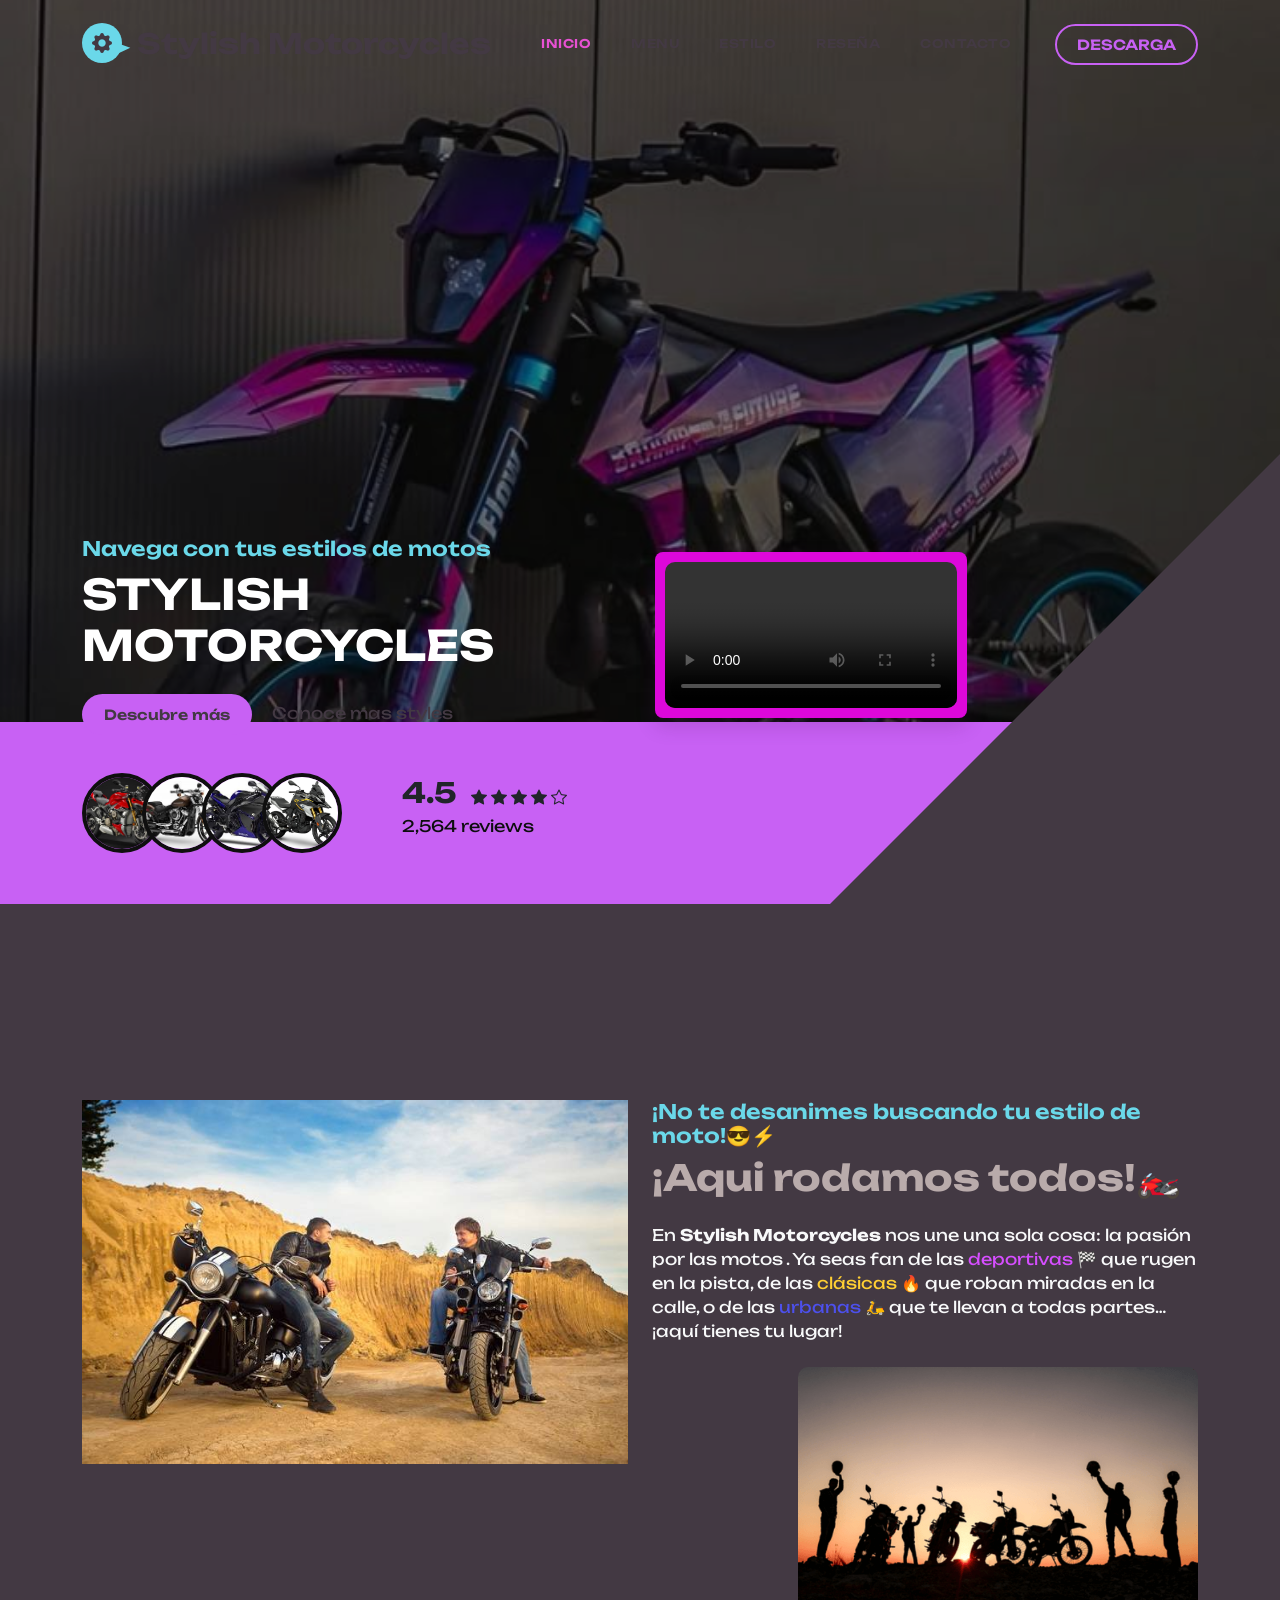
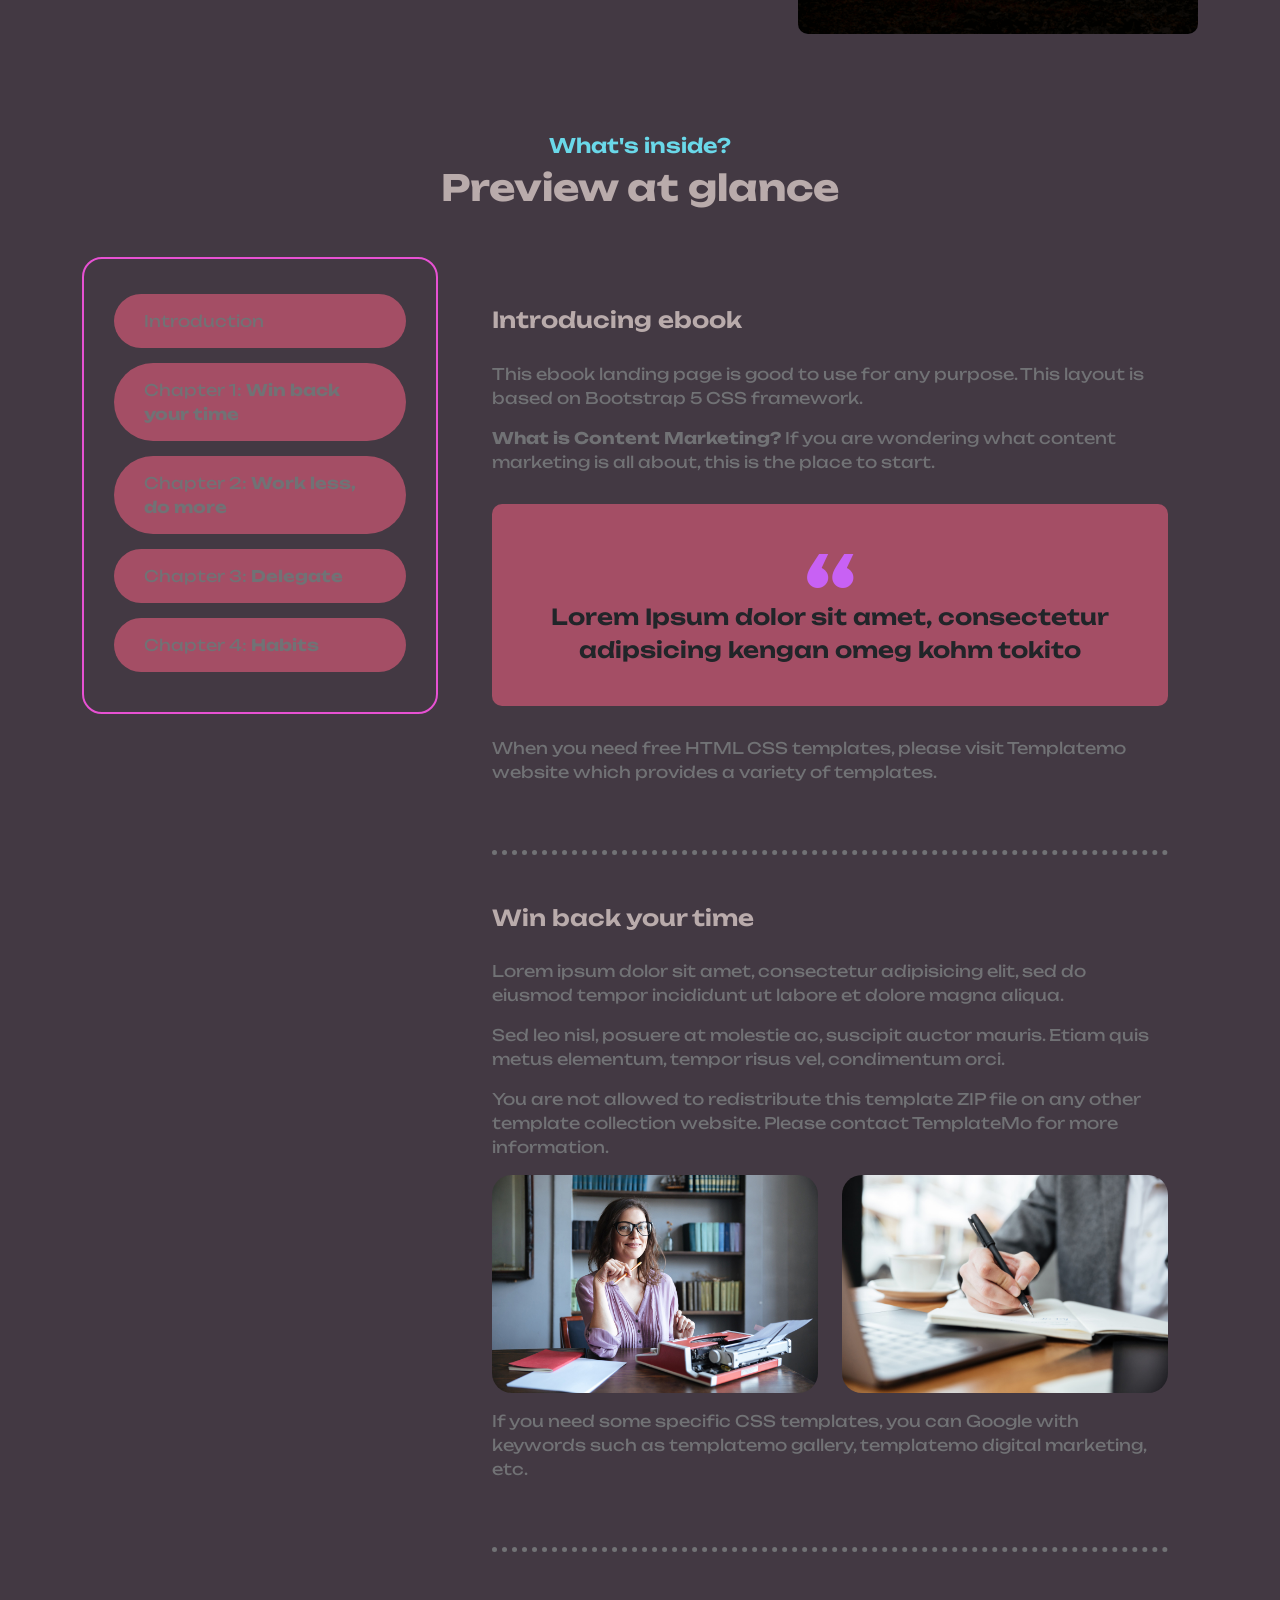
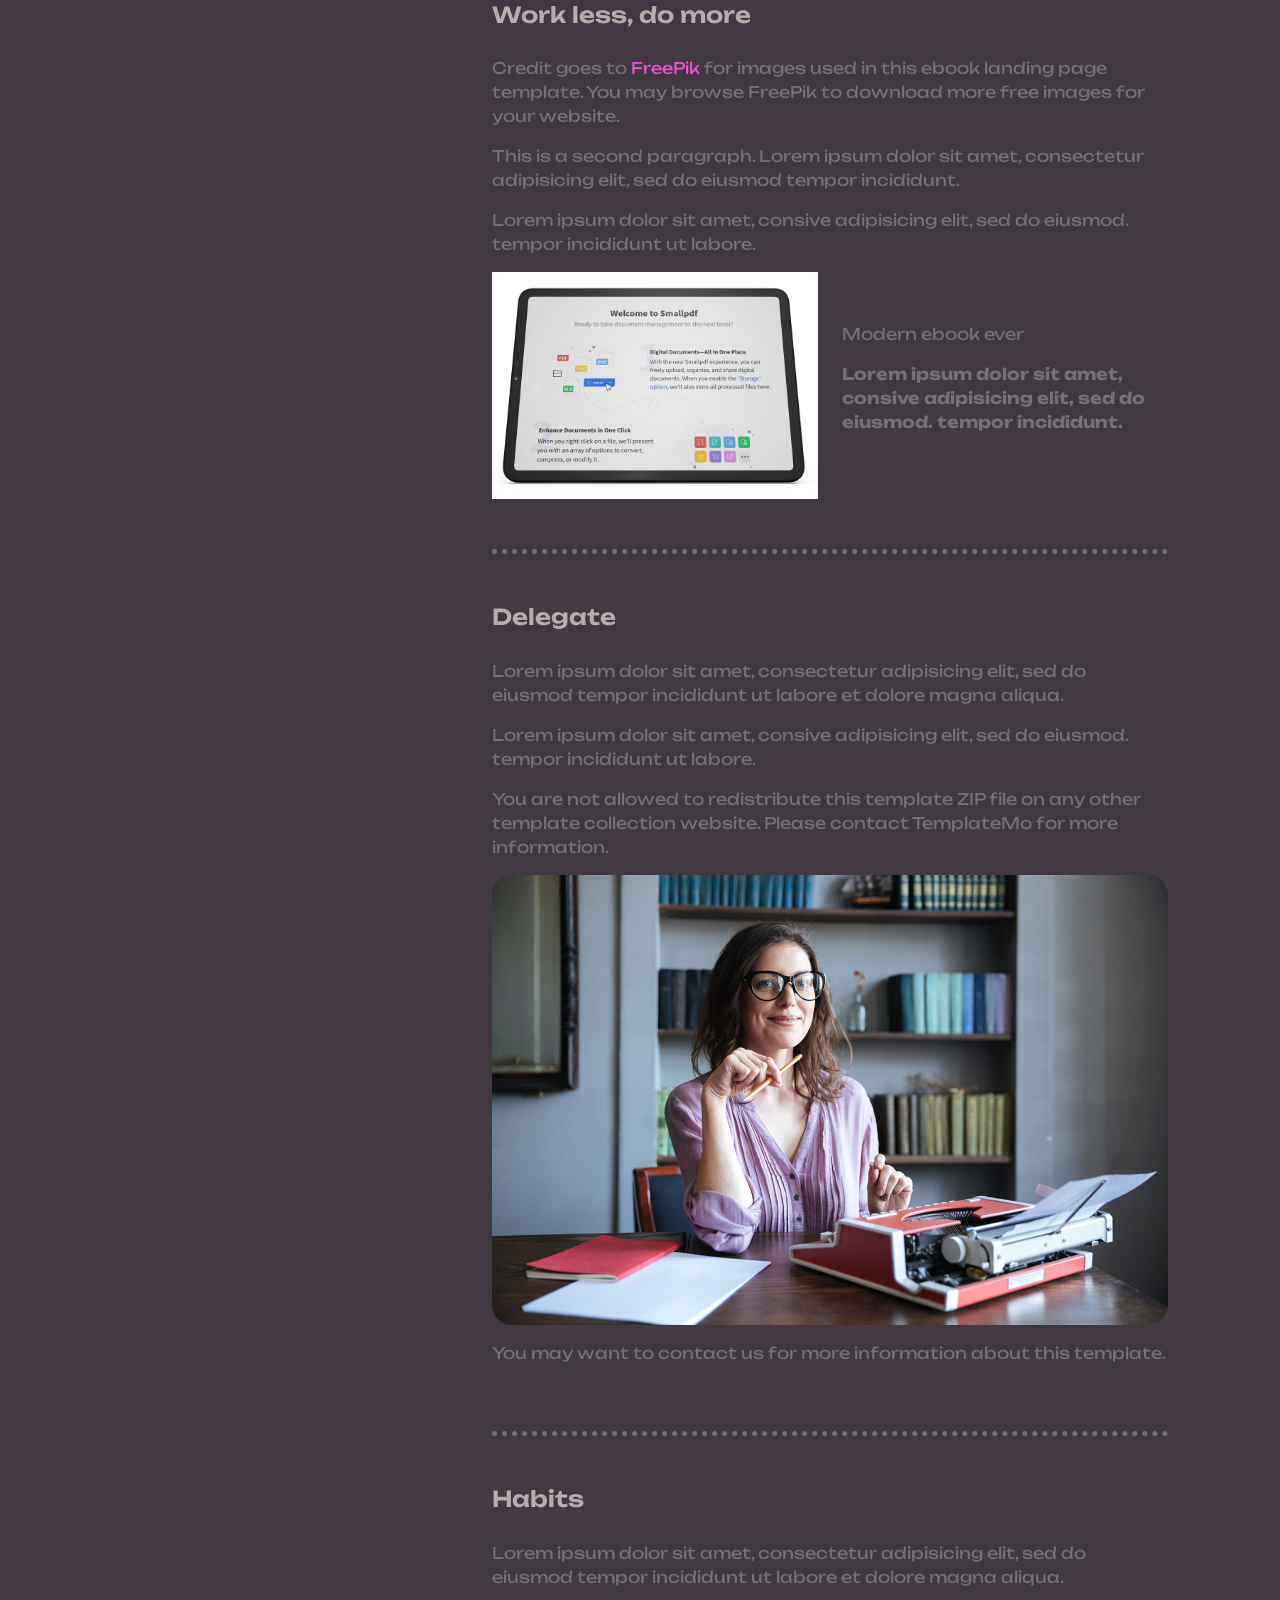
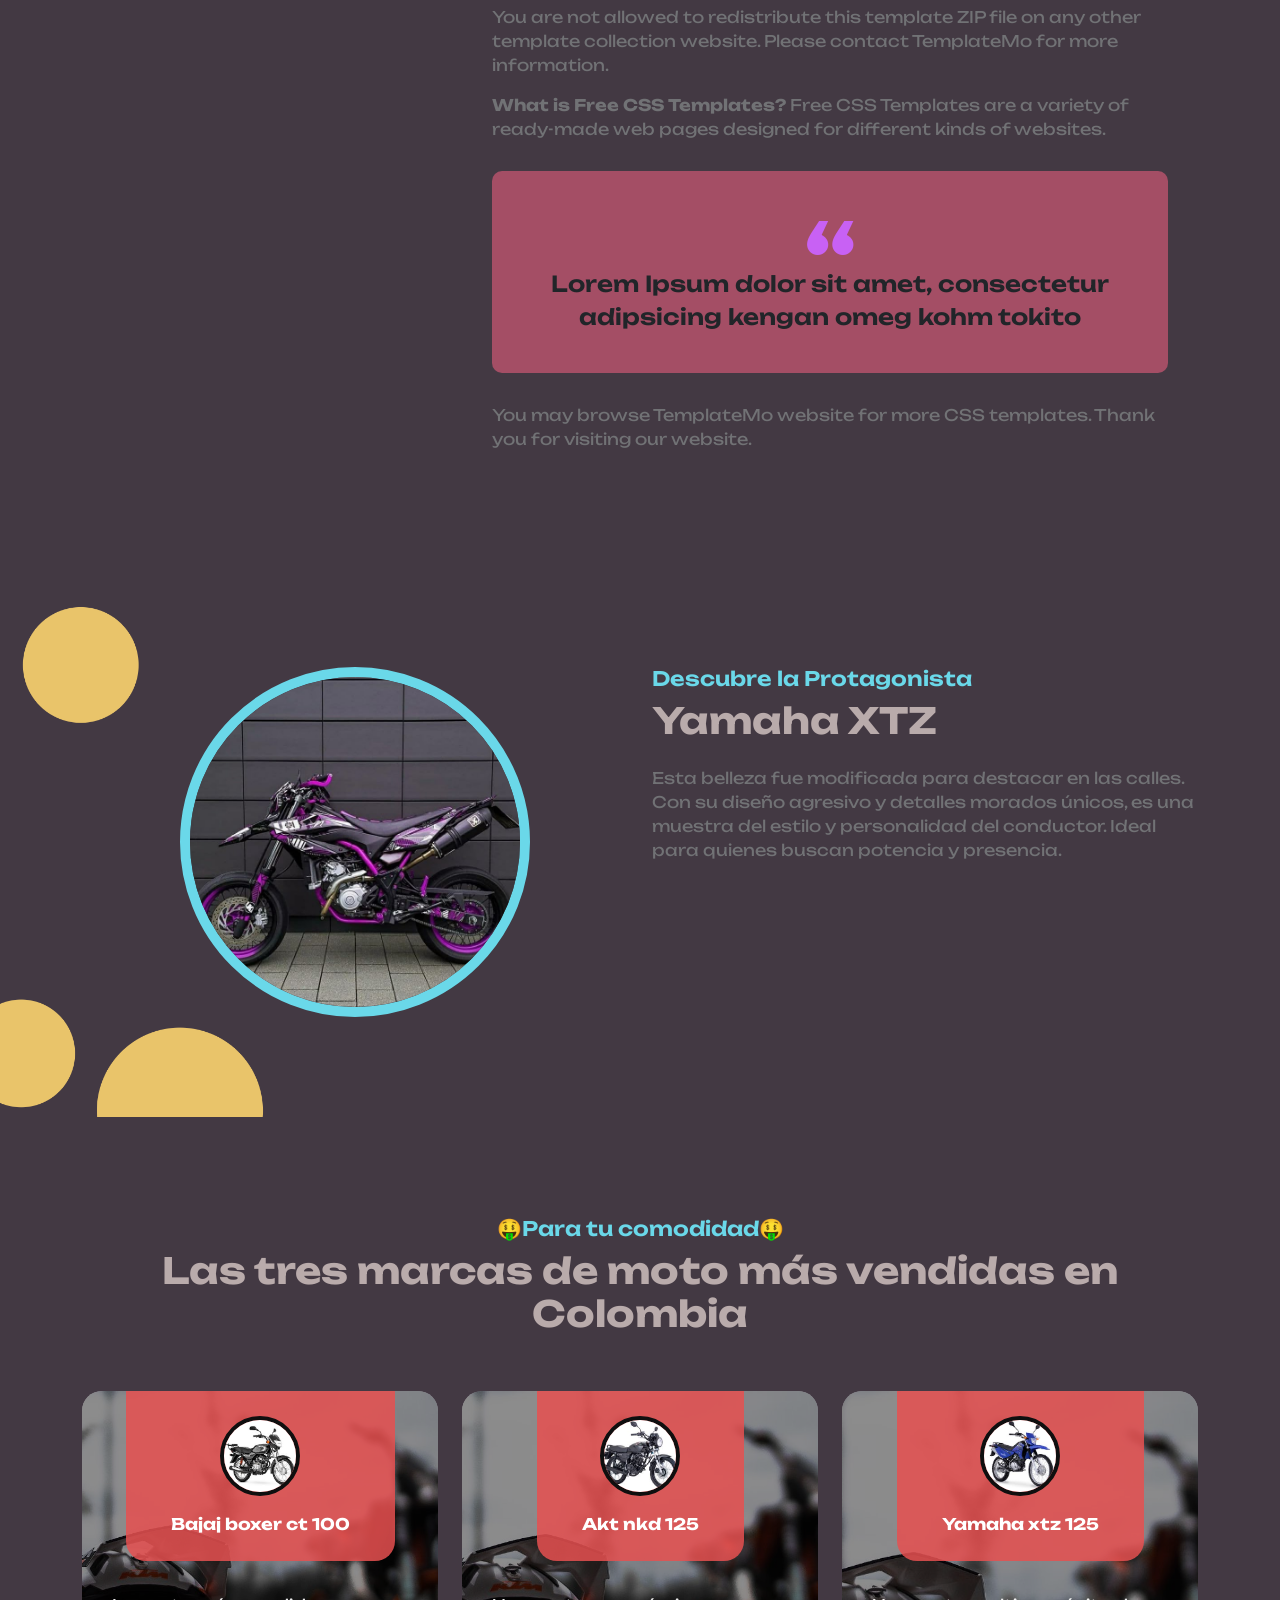
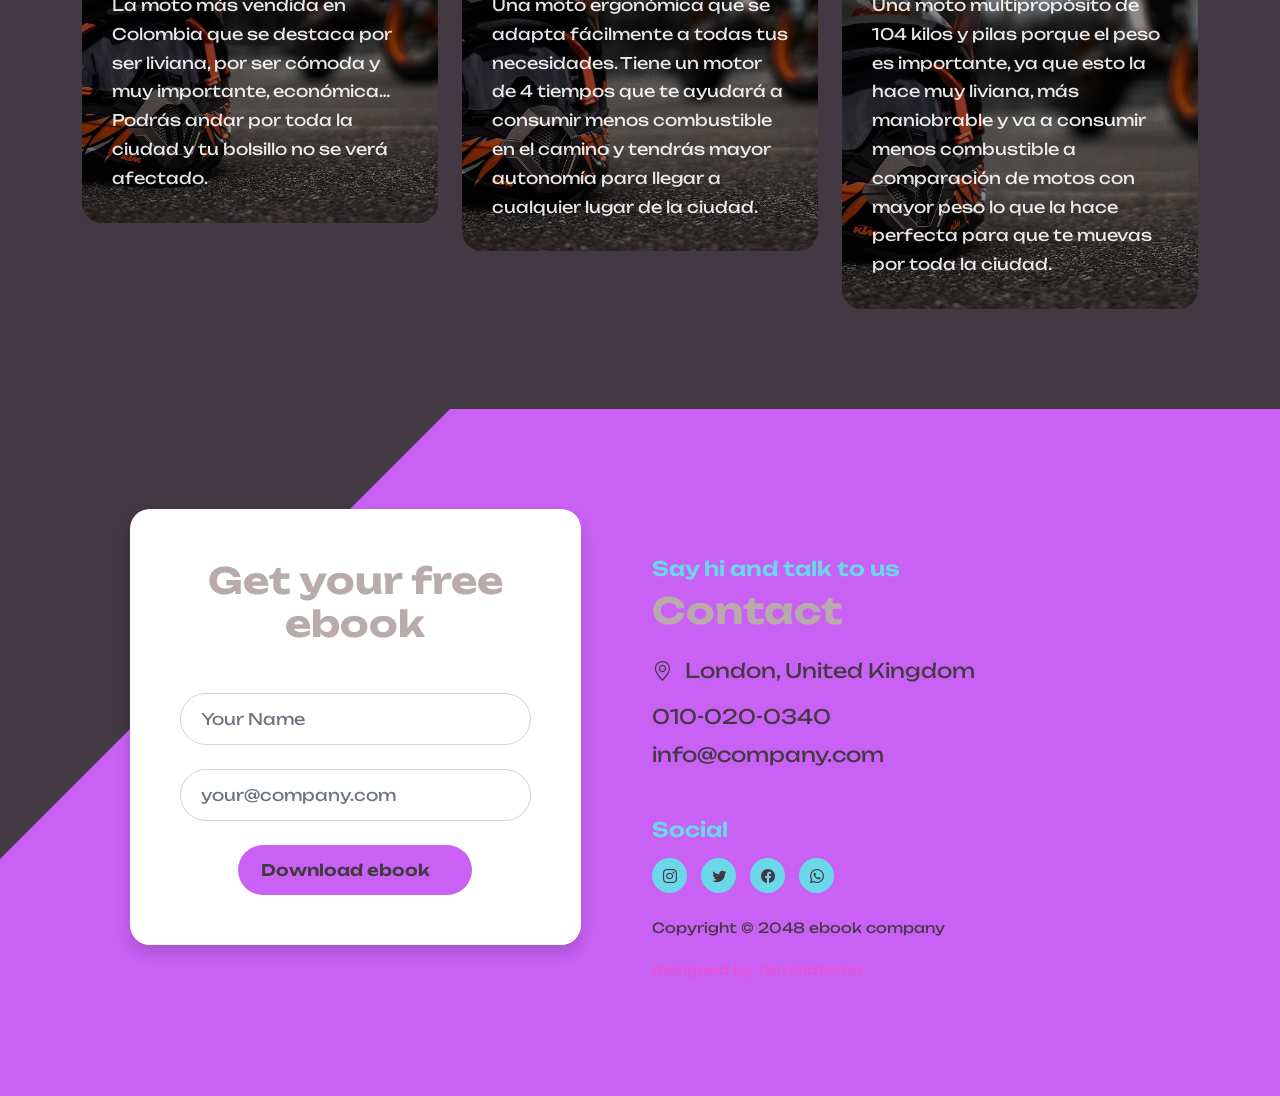
<file: index.html>
<!doctype html>
<html lang="es">
    <head>
        <meta charset="utf-8">
        <meta name="viewport" content="width=device-width, initial-scale=1">

        <meta name="description" content="">
        <meta name="author" content="">

        <title>STYLISH MOTORCYCLES</title>

        <!-- CSS FILES -->        
        <link rel="preconnect" href="https://fonts.googleapis.com">
        
        <link rel="preconnect" href="https://fonts.gstatic.com" crossorigin>

        <link rel="stylesheet" href="https://cdnjs.cloudflare.com/ajax/libs/animate.css/4.1.1/animate.min.css">

        <link href="https://fonts.googleapis.com/css2?family=Unbounded:wght@300;400;600;700&display=swap" rel="stylesheet">

        <link href="css/bootstrap.min.css" rel="stylesheet">

        <link href="css/bootstrap-icons.css" rel="stylesheet">

        <link href="css/templatemo-ebook-landing.css" rel="stylesheet">
<!--

TemplateMo 588 ebook landing

https://templatemo.com/tm-588-ebook-landing

-->
    </head>


    <body>

        <main>

            <nav class="navbar navbar-expand-lg">
                <div class="container">
                    <a class="navbar-brand" href="index.html">
                        <i class="navbar-brand-icon bi-gear-fill me-2"></i>
                        <span>Stylish Motorcycles</span>  <!--titulo de lagina o logo-->
                    </a>

                    <div class="d-lg-none ms-auto me-3">
                        <a href="#" class="btn custom-btn custom-border-btn btn-naira btn-inverted">
                            <i class="btn-icon bi-cloud-download"></i>
                            <span>Download</span><!-- descargas-->
                        </a>
                    </div>
    
                    <button class="navbar-toggler" type="button" data-bs-toggle="collapse" data-bs-target="#navbarNav" aria-controls="navbarNav" aria-expanded="false" aria-label="Toggle navigation">
                        <span class="navbar-toggler-icon"></span>
                    </button>
    
                    <div class="collapse navbar-collapse" id="navbarNav">
                        <ul class="navbar-nav ms-lg-auto me-lg-4">
                            <li class="nav-item">
                                <a class="nav-link click-scroll" href="#section_1">INICIO</a>
                            </li>
    
                            <li class="nav-item">
                                <a class="nav-link click-scroll" href="#section_2">MENU</a>
                            </li>

                            <li class="nav-item">
                                <a class="nav-link click-scroll" href="#section_3">ESTILO </a>
                            </li>

                            <li class="nav-item">
                                <a class="nav-link click-scroll" href="#section_4">RESEÑA</a>
                            </li>

                            <li class="nav-item">
                                <a class="nav-link click-scroll" href="#section_5">CONTACTO</a>
                            </li>
                        </ul>

                        <div class="d-none d-lg-block">
                            <a href="#" class="btn custom-btn custom-border-btn btn-naira btn-inverted">
                                <i class="btn-icon bi-cloud-download"></i>
                                <span>DESCARGA</span><!-- descarga el de abajo -->
                            </a>
                        </div>
                    </div>
                </div>
            </nav>
            

            <section class="hero-section d-flex justify-content-center align-items-center" id="section_1">
                <div class="container">
                    <div class="row">

                        <div class="col-lg-6 col-12 mb-5 pb-5 pb-lg-0 mb-lg-0">

                            <h6>Navega con tus estilos de motos</h6>

                            <h1 class="text-white mb-4">STYLISH MOTORCYCLES</h1>

                            <a href="#section_2" class="btn custom-btn smoothscroll me-3">Descubre más</a>

                            <a href="#section_3" class="link link--kale smoothscroll">Conoce mas styles</a>
                        </div>
                        <!--
                        <div class="hero-image-wrap col-lg-6 col-12 mt-3 mt-lg-0">
                            <img src="images/vi class="hero-image img-fluid" alt="education online books"> 
                        </div>
                        -->

                        <!---------------video ------------------->
                        <div class="col-lg-7">
                            <div class="left-image">
                                <video autoplay loop width="6000" height="336" controls>
                                    <source src="images/video 1.mp4" type="video/mp4">

                                </video>
                            </div>
                        </div>
                        <!--------------fin del video------------->
                    </div>
                </div>
            </section>


            <section class="featured-section">
                <div class="container">
                    <div class="row">

                        <div class="col-lg-8 col-12">
                            <div class="avatar-group d-flex flex-wrap align-items-center">
                                <img src="images/ducati.jpg" class="img-fluid avatar-image" alt="">

                                <img src="images/harley.jpg" class="img-fluid avatar-image avatar-image-left" alt="">

                                <img src="images/yamaha.jpg" class="img-fluid avatar-image avatar-image-left" alt="">

                                <img src="images/bmw.jpg" class="img-fluid avatar-image avatar-image-left" alt="">

                                <div class="reviews-group mt-3 mt-lg-0">
                                    <strong>4.5</strong>

                                    <i class="bi-star-fill"></i>
                                    <i class="bi-star-fill"></i>
                                    <i class="bi-star-fill"></i>
                                    <i class="bi-star-fill"></i>
                                    <i class="bi-star"></i>

                                    <p class="text-light">
                                    <span style="color:#0d0d0e;">2,564 reviews</span>
                                    </p>
                                </div>
                            </div>
                        </div>
                    </div>
                </div>
            </section>


            <section class="py-lg-5"></section>


            <section class="book-section section-padding" id="section_2">
                <div class="container">
                    <div class="row">

                        <div class="col-lg-6 col-12">
                            <img src="images/motos.jpg" class="img-fluid" alt="">
                        </div>

                        <div class="col-lg-6 col-12">
                            <div class="text-warning fw-bold">
                                <h6>¡No te desanimes buscando tu estilo de moto!😎⚡​</h6>
                                <h2 class="mb-4">¡Aqui rodamos todos!🏍️</h2>

                                <p class="text-light">
                                En <strong>Stylish Motorcycles</strong> nos une una sola cosa: la pasión por las motos . 
                                Ya seas fan de las <span style="color:#d64eff;">deportivas</span> 🏁 que rugen en la pista, 
                                de las <span style="color:#ffcf33;">clásicas</span> 🔥 que roban miradas en la calle, 
                                o de las <span style="color:#4d50ec;">urbanas</span> 🛵 que te llevan a todas partes… ¡aquí tienes tu lugar!
                                </p>
                                <div class="text-end mt-4">
                                <img src="images/moteros.jpg" alt="vegeta al costado" class="img-fluid" style="max-width: 400px; border-radius: 10px;">
                                </div>
                            </div>
                        </div>

                    </div>
                </div>
            </section>



            <section>
                <div class="container">
                    <div class="row">

                        <div class="col-lg-12 col-12 text-center">
                            <h6>What's inside?</h6>

                            <h2 class="mb-5">Preview at glance</h2>
                        </div>

                        <div class="col-lg-4 col-12">
                            <nav id="navbar-example3" class="h-100 flex-column align-items-stretch">
                                <nav class="nav nav-pills flex-column">
                                    <a class="nav-link smoothscroll" href="#item-1">Introduction</a>

                                    <a class="nav-link smoothscroll" href="#item-2">Chapter 1: <strong>Win back your time</strong></a>

                                    <a class="nav-link smoothscroll" href="#item-3">Chapter 2: <strong>Work less, do more</strong></a>

                                    <a class="nav-link smoothscroll" href="#item-4">Chapter 3: <strong>Delegate</strong></a>

                                    <a class="nav-link smoothscroll" href="#item-5">Chapter 4: <strong>Habits</strong></a>
                                </nav>
                            </nav>
                        </div>

                        <div class="col-lg-8 col-12">
                            <div data-bs-spy="scroll" data-bs-target="#navbar-example3" data-bs-smooth-scroll="true" class="scrollspy-example-2" tabindex="0">
                                <div class="scrollspy-example-item" id="item-1">
                                    <h5>Introducing ebook</h5>

                                    <p>This ebook landing page is good to use for any purpose. This layout is based on Bootstrap 5 CSS framework.</p>

                                    <p><strong>What is Content Marketing?</strong> If you are wondering what content marketing is all about, this is the place to start.</p>

                                    <blockquote class="blockquote">Lorem Ipsum dolor sit amet, consectetur adipsicing kengan omeg kohm tokito</blockquote>

                                    <p>When you need free HTML CSS templates, please visit Templatemo website which provides a variety of templates.</p>
                                </div>

                                <div class="scrollspy-example-item" id="item-2">
                                    <h5>Win back your time</h5>

                                    <p>Lorem ipsum dolor sit amet, consectetur adipisicing elit, sed do eiusmod tempor incididunt ut labore et dolore magna aliqua.</p>

                                    <p>Sed leo nisl, posuere at molestie ac, suscipit auctor mauris. Etiam quis metus elementum, tempor risus vel, condimentum orci.</p>

                                    <p>You are not allowed to redistribute this template ZIP file on any other template collection website. Please contact TemplateMo for more information.</p>

                                    <div class="row">
                                        <div class="col-lg-6 col-12 mb-3">
                                            <img src="images/portrait-mature-smiling-authoress-sitting-desk.jpg" class="scrollspy-example-item-image img-fluid" alt="">
                                        </div>

                                        <div class="col-lg-6 col-12 mb-3">
                                            <img src="images/businessman-sitting-by-table-cafe.jpg" class="scrollspy-example-item-image img-fluid" alt="">
                                        </div>
                                    </div>

                                    <p>If you need some specific CSS templates, you can Google with keywords such as templatemo gallery, templatemo digital marketing, etc.</p>
                                </div>

                                <div class="scrollspy-example-item" id="item-3">
                                    <h5>Work less, do more</h5>

                                    <p>Credit goes to <a rel="nofollow" href="https://freepik.com" target="_blank">FreePik</a> for images used in this ebook landing page template. You may browse FreePik to download more free images for your website.</p>
                                    <p>This is a second paragraph. Lorem ipsum dolor sit amet, consectetur adipisicing elit, sed do eiusmod tempor incididunt.</p>

                                    <p>Lorem ipsum dolor sit amet, consive adipisicing elit, sed do eiusmod. tempor incididunt ut labore.</p>

                                    <div class="row align-items-center">
                                        <div class="col-lg-6 col-12">
                                            <img src="images/tablet-screen-contents.jpg" class="img-fluid" alt="">
                                        </div>

                                        <div class="col-lg-6 col-12">
                                            <p>Modern ebook ever</p>

                                            <p><strong>Lorem ipsum dolor sit amet, consive adipisicing elit, sed do eiusmod. tempor incididunt.</strong></p>
                                        </div>
                                    </div>
                                </div>

                                <div class="scrollspy-example-item" id="item-4">
                                    <h5>Delegate</h5>

                                    <p>Lorem ipsum dolor sit amet, consectetur adipisicing elit, sed do eiusmod tempor incididunt ut labore et dolore magna aliqua.</p>

                                    <p>Lorem ipsum dolor sit amet, consive adipisicing elit, sed do eiusmod. tempor incididunt ut labore.</p>

                                    <p>You are not allowed to redistribute this template ZIP file on any other template collection website. Please contact TemplateMo for more information.</p>

                                    <img src="images/portrait-mature-smiling-authoress-sitting-desk.jpg" class="scrollspy-example-item-image img-fluid mb-3" alt="">

                                    <p>You may want to contact us for more information about this template.</p>
                                </div>

                                <div class="scrollspy-example-item" id="item-5">
                                    <h5>Habits</h5>

                                    <p>Lorem ipsum dolor sit amet, consectetur adipisicing elit, sed do eiusmod tempor incididunt ut labore et dolore magna aliqua.</p>

                                    <p>You are not allowed to redistribute this template ZIP file on any other template collection website. Please contact TemplateMo for more information.</p>

                                    <p><strong>What is Free CSS Templates?</strong> Free CSS Templates are a variety of ready-made web pages designed for different kinds of websites.</p>

                                    <blockquote class="blockquote">Lorem Ipsum dolor sit amet, consectetur adipsicing kengan omeg kohm tokito</blockquote>

                                    <p>You may browse TemplateMo website for more CSS templates. Thank you for visiting our website.</p>
                                </div>
                            </div>
                        </div>

                    </div>
                </div>
            </section>


            <section class="author-section section-padding" id="section_3">
                <div class="container">
                    <div class="row">

                        <div class="col-lg-6 col-12">
                            <img src="images/imagen moto 1.jpg" class="author-image img-fluid" alt="">
                        </div>

                        <div class="col-lg-6 col-12 mt-5 mt-lg-0">
                            <h6>Descubre la Protagonista</h6>

                            <h2 class="mb-4">Yamaha XTZ</h2>

                            <p>Esta belleza fue modificada para destacar en las calles. Con su diseño agresivo y detalles morados únicos, es una muestra del estilo y personalidad del conductor. Ideal para quienes buscan potencia y presencia.</p>
                        </div>
                    </div>
                </div>
            </section>


            <section class="reviews-section section-padding" id="section_4">
                <div class="container">
                    <div class="row">

                        <div class="col-lg-12 col-12 text-center mb-5">
                            <h6>🤑Para tu comodidad🤑</h6>

                            <h2>Las tres marcas de moto más vendidas en Colombia</h2>
                        </div>

                        <div class="col-lg-4 col-12">
                            <div class="custom-block d-flex flex-wrap">
                                <div class="custom-block-image-wrap d-flex flex-column">
                                    <img src="images/bajajct100.jpg" class="img-fluid avatar-image" alt="">

                                    <div class="text-center mt-3">
                                        <strong class="d-block text-white">Bajaj boxer ct 100</strong>
                                    </div>
                                </div>

                                <div class="custom-block-info">
                                    <p class="mb-0">La moto más vendida en Colombia que se destaca por ser liviana, por ser  cómoda y muy importante, económica… Podrás andar por toda la ciudad y tu bolsillo no se verá afectado.</p>
                                </div>
                            </div>
                        </div>

                        <div class="col-lg-4 col-12 my-5 my-lg-0">
                            <div class="custom-block d-flex flex-wrap">
                                <div class="custom-block-image-wrap d-flex flex-column">
                                    <img src="images/akt nkd 125.jpg" class="img-fluid avatar-image avatar-image-left" alt="">

                                    <div class="text-center mt-3">
                                        <strong class="d-block text-white">Akt nkd 125</strong>
                                    </div>
                                </div>

                                <div class="custom-block-info">
                                    <p class="mb-0">Una moto ergonómica que se adapta fácilmente a todas tus necesidades. Tiene un motor de 4 tiempos que te ayudará a consumir menos combustible en el camino y tendrás mayor autonomía para llegar a cualquier lugar de la ciudad.</p>
                                </div>
                            </div>
                        </div>

                        <div class="col-lg-4 col-12">
                            <div class="custom-block d-flex flex-wrap">
                                <div class="custom-block-image-wrap d-flex flex-column">
                                    <img src="images/yamaha xtz 125.jpg" class="img-fluid avatar-image" alt="">

                                    <div class="text-center mt-3">                    
                                        <strong class="d-block text-white">Yamaha xtz 125</strong>
                                    </div>
                                </div>

                                <div class="custom-block-info">
                                    <p class="mb-0">Una moto multipropósito de 104 kilos y pilas porque el peso es importante, ya que esto la hace muy liviana, más maniobrable y va a consumir menos combustible a comparación de motos con mayor peso lo que la hace perfecta para que te muevas por toda la ciudad.</p>
                                </div>
                            </div>
                        </div>

                    </div>
                </div>
            </section>


            <section class="contact-section section-padding" id="section_5">
                <div class="container">
                    <div class="row">

                        <div class="col-lg-5 col-12 mx-auto">
                            <form class="custom-form ebook-download-form bg-white shadow" action="#" method="post" role="form">
                                <div class="text-center mb-5">
                                    <h2 class="mb-1">Get your free ebook</h2>
                                </div>

                                <div class="ebook-download-form-body">
                                    <div class="input-group mb-4">
                                        <input type="text" name="ebook-form-name" id="ebook-form-name" class="form-control" aria-label="ebook-form-name" aria-describedby="basic-addon1" placeholder="Your Name" required>

                                        <span class="input-group-text" id="basic-addon1">
                                            <i class="custom-form-icon bi-person"></i>
                                        </span>
                                    </div>

                                    <div class="input-group mb-4">
                                        <input type="email" name="ebook-email" id="ebook-email" pattern="[^ @]*@[^ @]*" class="form-control" placeholder="your@company.com" aria-label="ebook-form-email" aria-describedby="basic-addon2" required="">

                                        <span class="input-group-text" id="basic-addon2">
                                            <i class="custom-form-icon bi-envelope"></i>
                                        </span>
                                    </div>

                                    <div class="col-lg-8 col-md-10 col-8 mx-auto">
                                        <button type="submit" class="form-control">Download ebook</button>
                                    </div>
                                </div>
                            </form>
                        </div>

                        <div class="col-lg-6 col-12">
                            <h6 class="mt-5">Say hi and talk to us</h6>

                            <h2 class="mb-4">Contact</h2>

                            <p class="mb-3">
                                <i class="bi-geo-alt me-2"></i>
                                London, United Kingdom
                            </p>

                            <p class="mb-2">
                                <a href="tel: 010-020-0340" class="contact-link">
                                    010-020-0340
                                </a>
                            </p>

                            <p>
                                <a href="mailto:info@company.com" class="contact-link">
                                    info@company.com
                                </a>
                            </p>

                            <h6 class="site-footer-title mt-5 mb-3">Social</h6>

                            <ul class="social-icon mb-4">
                                <li class="social-icon-item">
                                    <a href="#" class="social-icon-link bi-instagram"></a>
                                </li>

                                <li class="social-icon-item">
                                    <a href="#" class="social-icon-link bi-twitter"></a>
                                </li>
                                
                                <li class="social-icon-item">
                                    <a href="#" class="social-icon-link bi-facebook"></a>
                                </li>

                                <li class="social-icon-item">
                                    <a href="#" class="social-icon-link bi-whatsapp"></a>
                                </li>
                            </ul>

                            <p class="copyright-text">Copyright © 2048 ebook company
                            <br><br><a rel="nofollow" href="https://templatemo.com" target="_blank">designed by templatemo</a></p>
                        </div>

                    </div>
                </div>
            </section>
        </main>

        <!-- JAVASCRIPT FILES -->
        <script src="js/jquery.min.js"></script>
        <script src="js/bootstrap.bundle.min.js"></script>
        <script src="js/jquery.sticky.js"></script>
        <script src="js/click-scroll.js"></script>
        <script src="js/custom.js"></script>

    </body>
</html>
</file>
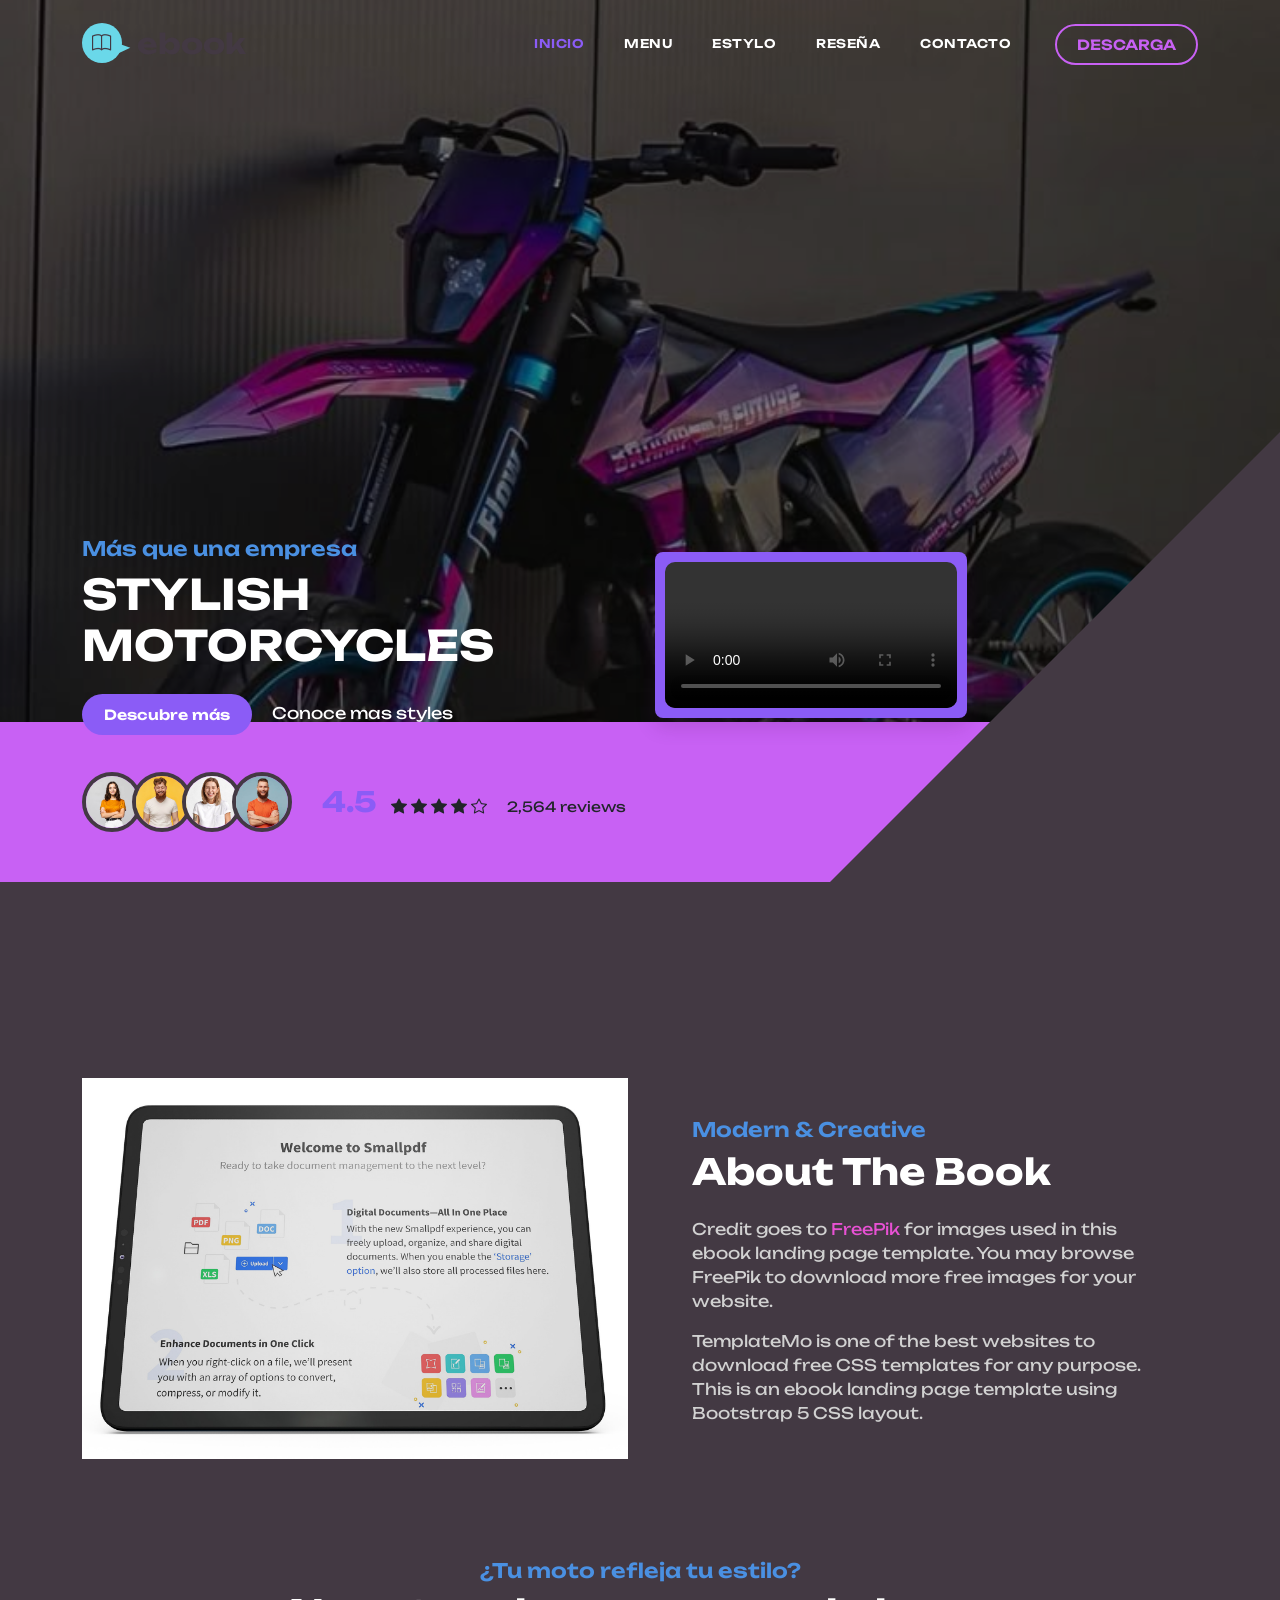
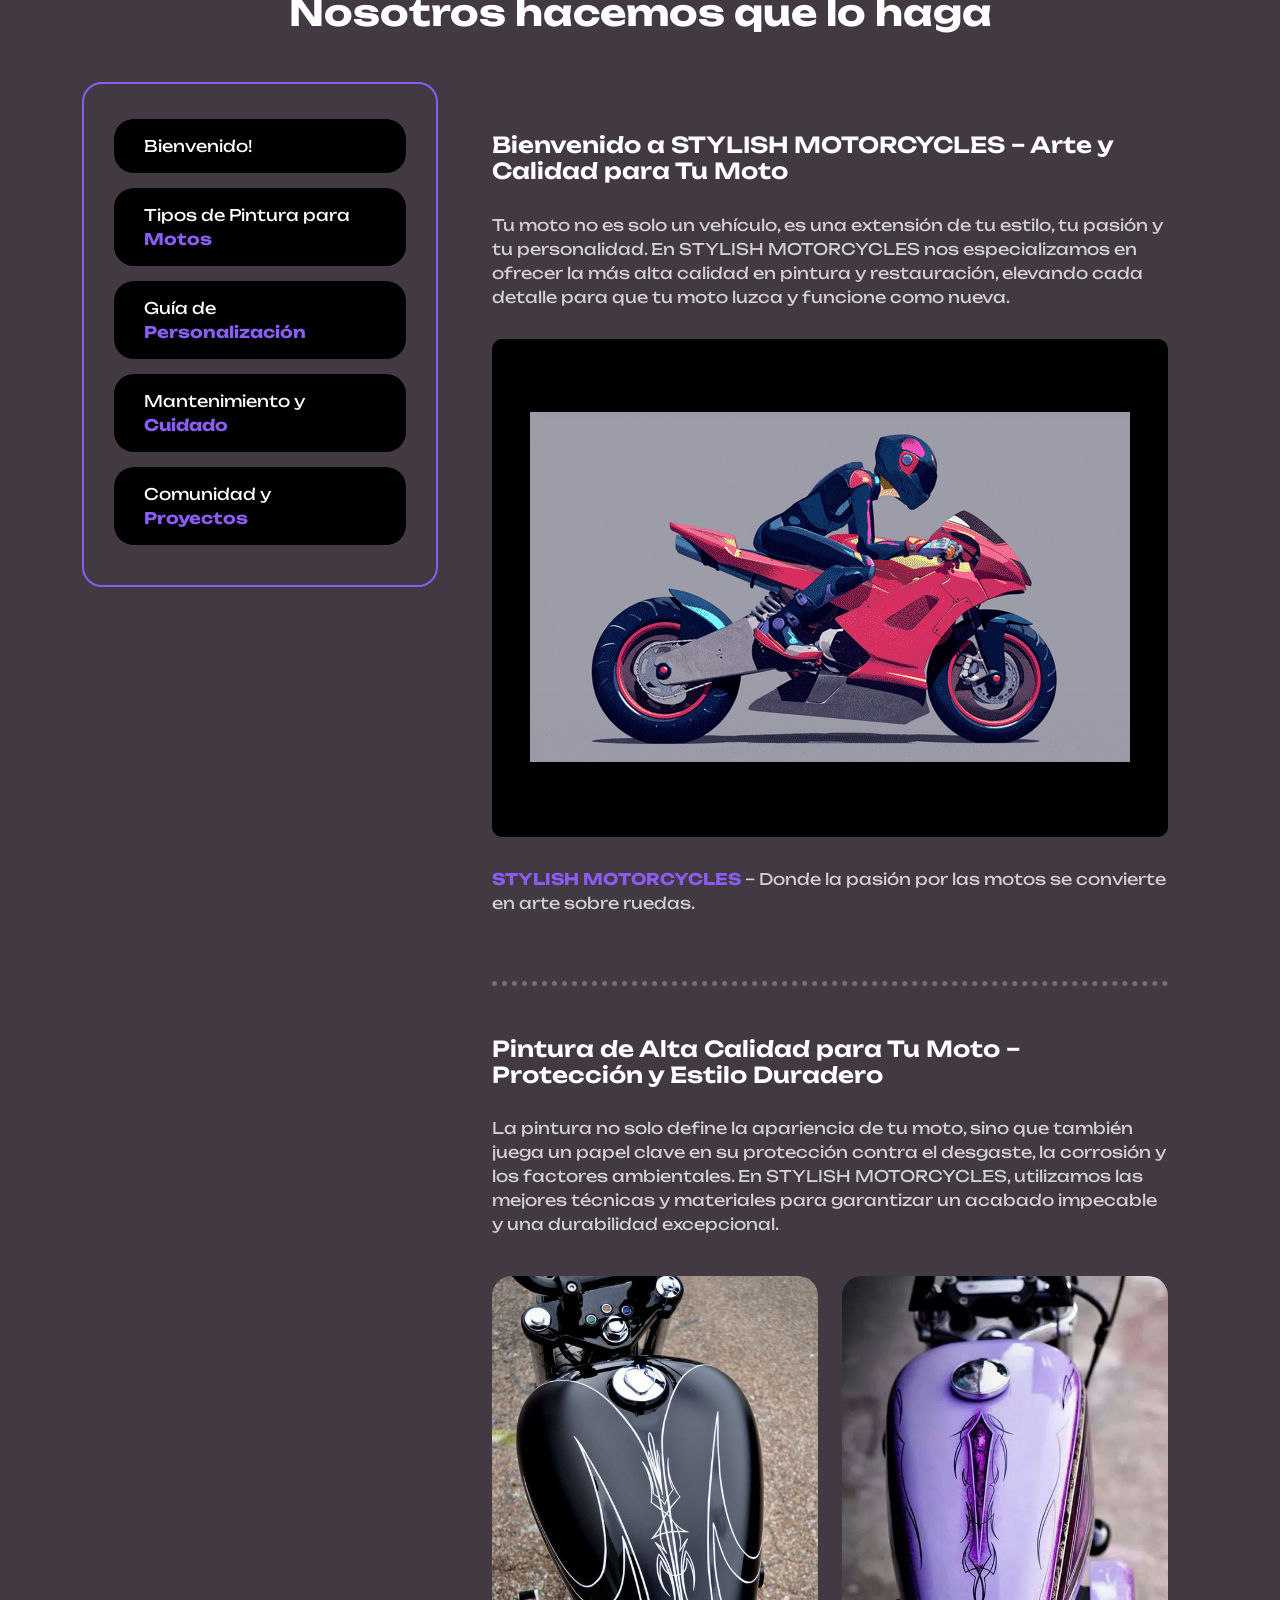
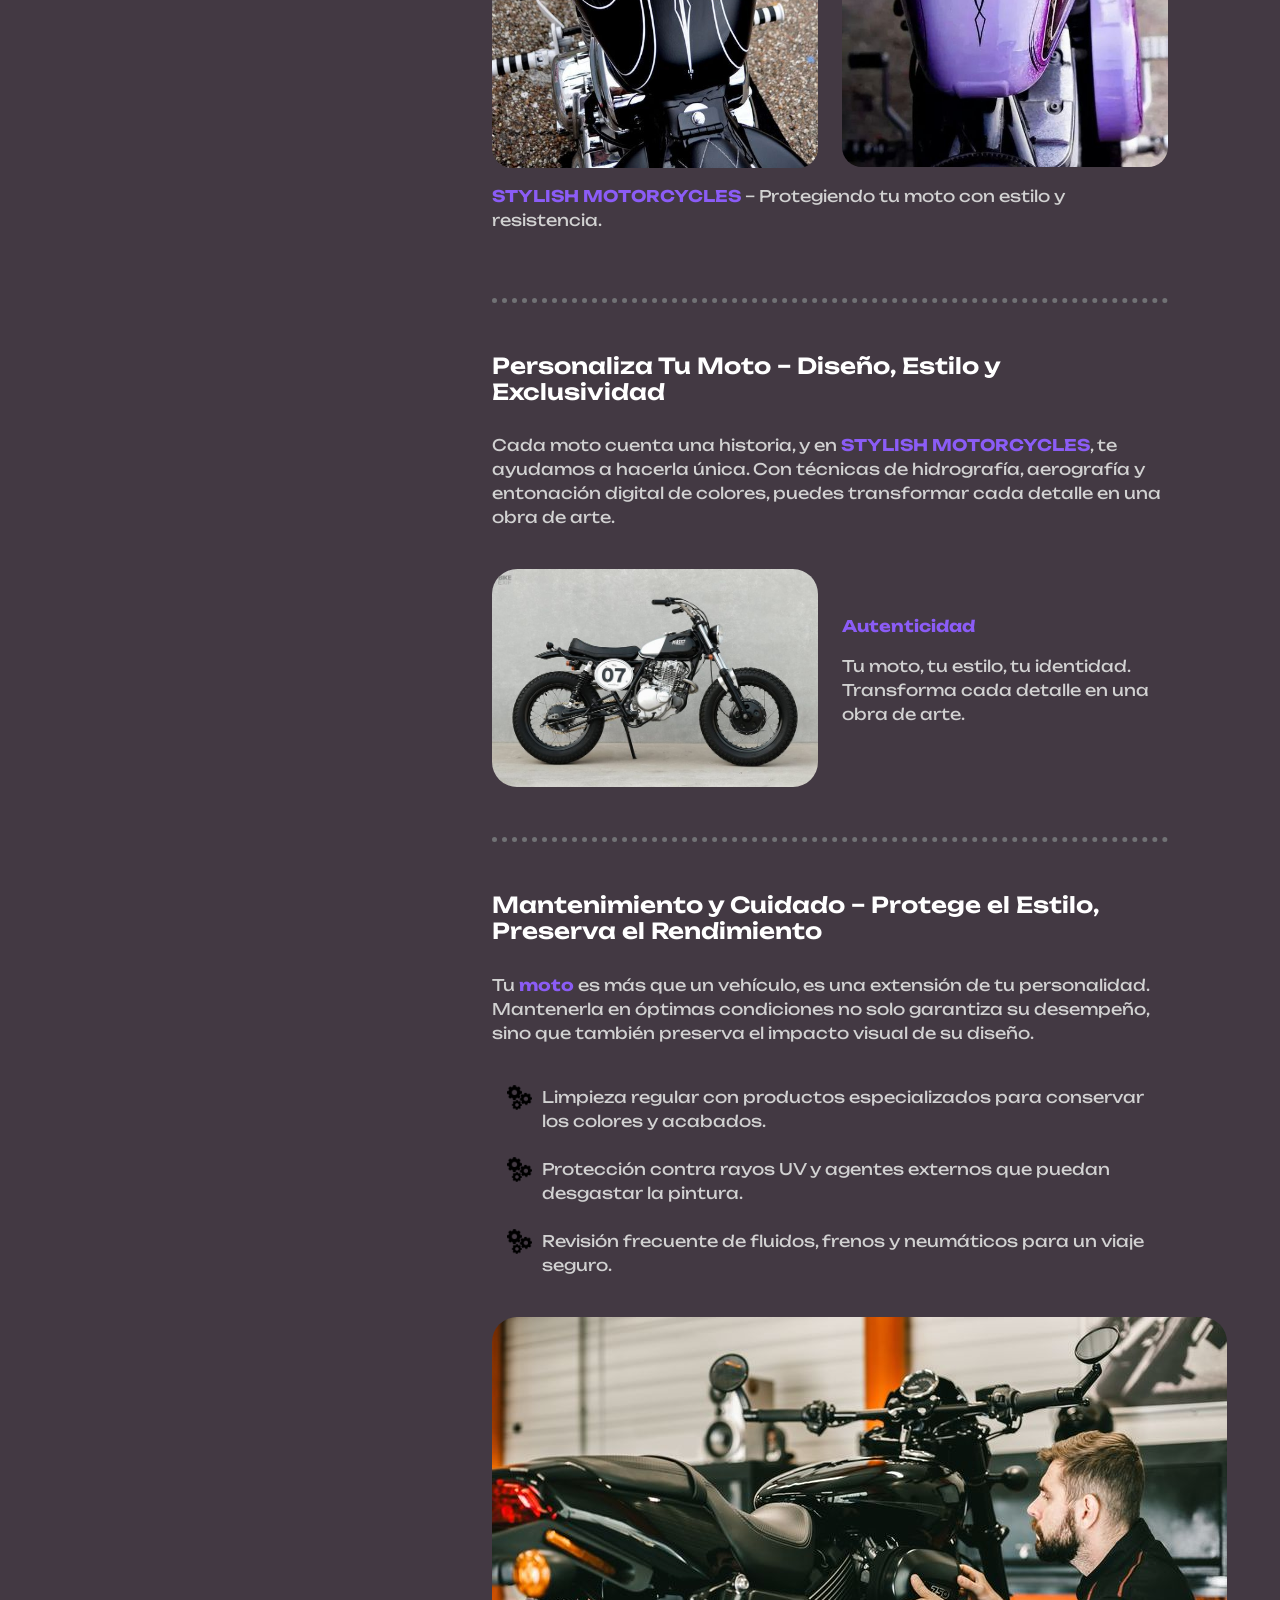
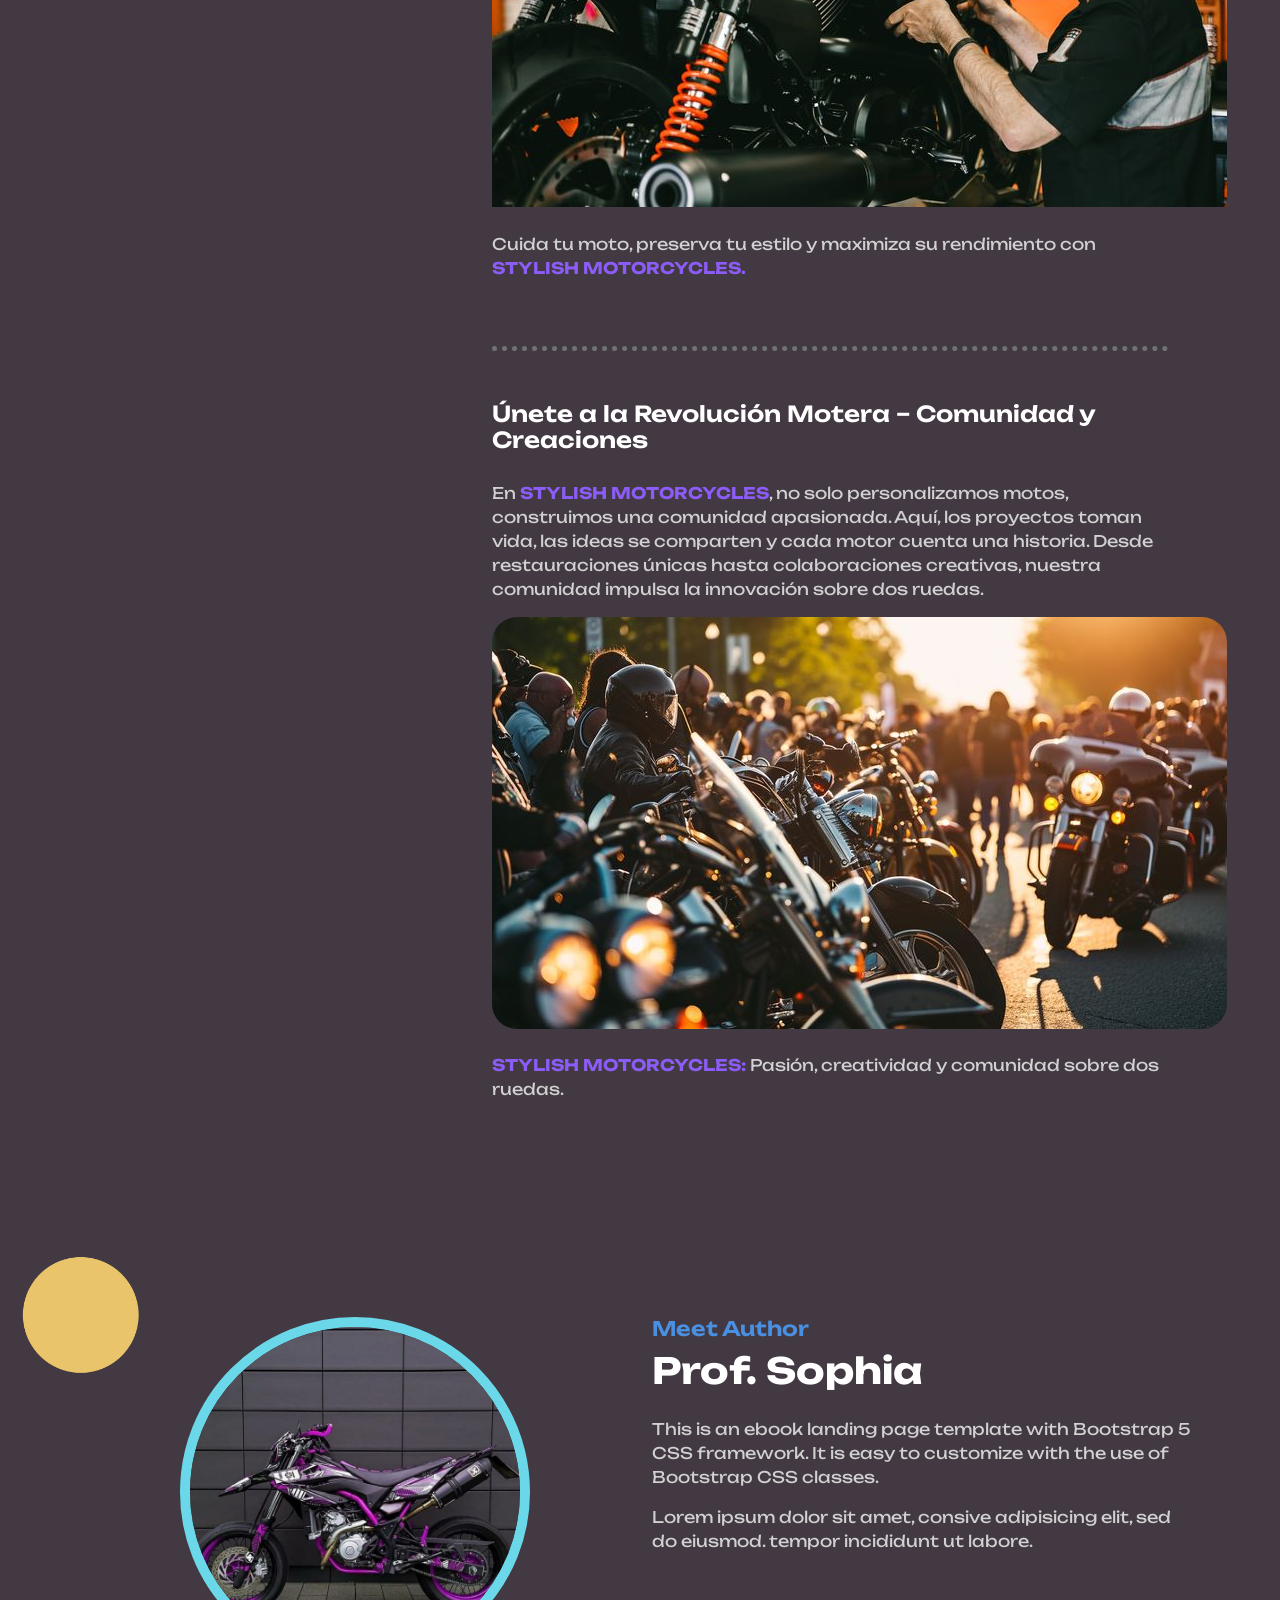
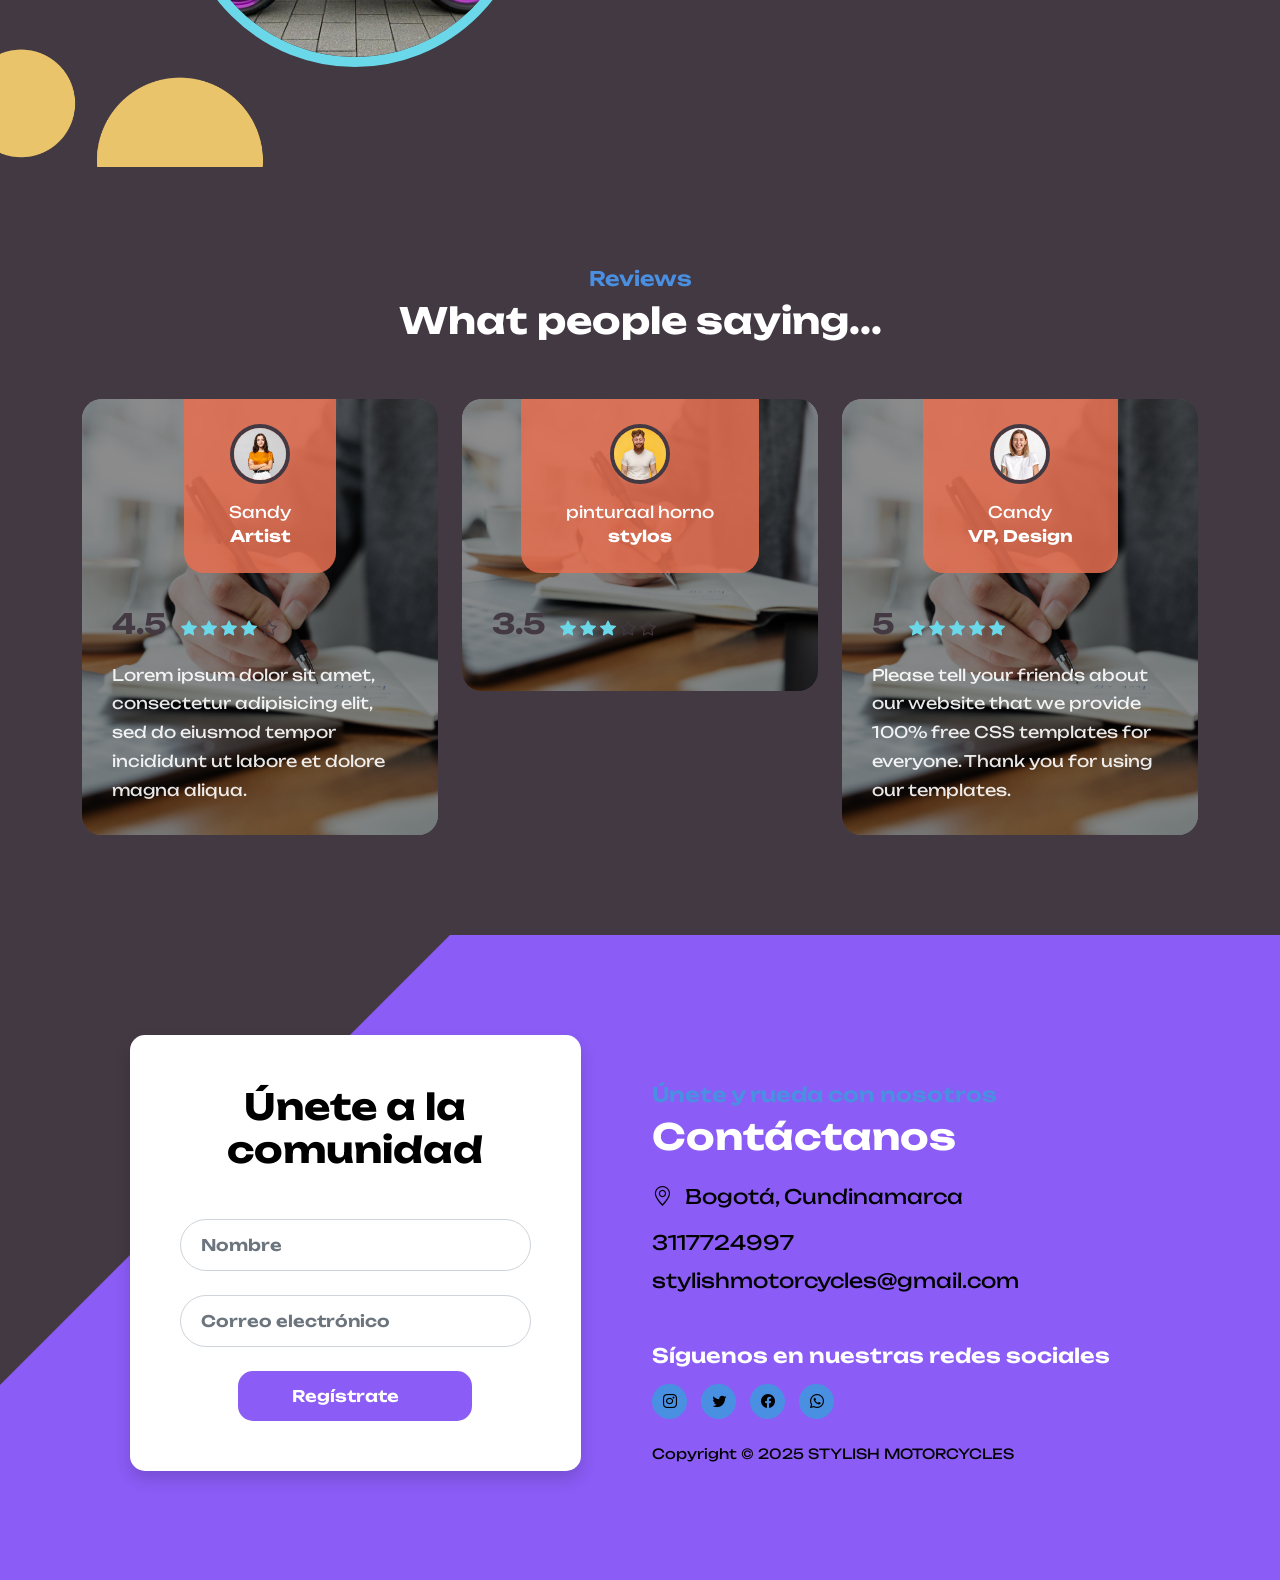
<file: templatemo_588_ebook_landing/index.html>
<!doctype html>
<html lang="es">
    <head>
        <meta charset="utf-8">
        <meta name="viewport" content="width=device-width, initial-scale=1">

        <meta name="description" content="">
        <meta name="author" content="">

        <title>STYLISH MOTORCYCLES</title>

        <!-- CSS FILES -->        
        <link rel="preconnect" href="https://fonts.googleapis.com">
        
        <link rel="preconnect" href="https://fonts.gstatic.com" crossorigin>

        <link href="https://fonts.googleapis.com/css2?family=Unbounded:wght@300;400;600;700&display=swap" rel="stylesheet">

        <link href="css/bootstrap.min.css" rel="stylesheet">

        <link href="css/bootstrap-icons.css" rel="stylesheet">

        <link href="css/templatemo-ebook-landing.css" rel="stylesheet">

        <link rel="icon" type="image/png" href="images/iconcat.png">
<!--

TemplateMo 588 ebook landing

https://templatemo.com/tm-588-ebook-landing

-->
    </head>
    
    <body>

        <main>

            <nav class="navbar navbar-expand-lg">
                <div class="container">
                    <a class="navbar-brand" href="index.html">
                        <i class="navbar-brand-icon bi-book me-2"></i>
                        <span>ebook</span>  <!--titulo de lagina o logo-->
                    </a>

                    <div class="d-lg-none ms-auto me-3">
                        <a href="#" class="btn custom-btn custom-border-btn btn-naira btn-inverted">
                            <i class="btn-icon bi-cloud-download"></i>
                            <span>Download</span><!-- descargas-->
                        </a>
                    </div>
    
                    <button class="navbar-toggler" type="button" data-bs-toggle="collapse" data-bs-target="#navbarNav" aria-controls="navbarNav" aria-expanded="false" aria-label="Toggle navigation">
                        <span class="navbar-toggler-icon"></span>
                    </button>
    
                    <div class="collapse navbar-collapse" id="navbarNav">
                        <ul class="navbar-nav ms-lg-auto me-lg-4">
                            <li class="nav-item">
                                <a class="nav-link click-scroll" href="#section_1">INICIO</a>
                            </li>
    
                            <li class="nav-item">
                                <a class="nav-link click-scroll" href="#section_2">MENU</a>
                            </li>

                            <li class="nav-item">
                                <a class="nav-link click-scroll" href="#section_3">ESTYLO </a>
                            </li>

                            <li class="nav-item">
                                <a class="nav-link click-scroll" href="#section_4">RESEÑA</a>
                            </li>

                            <li class="nav-item">
                                <a class="nav-link click-scroll" href="#section_5">CONTACTO</a>
                            </li>
                        </ul>

                        <div class="d-none d-lg-block">
                            <a href="#" class="btn custom-btn custom-border-btn btn-naira btn-inverted">
                                <i class="btn-icon bi-cloud-download"></i>
                                <span>DESCARGA</span><!-- descarga el de abajo -->
                            </a>
                        </div>
                    </div>
                </div>
            </nav>
            

            <section class="hero-section d-flex justify-content-center align-items-center" id="section_1">
                <div class="container">
                    <div class="row">

                        <div class="col-lg-6 col-12 mb-5 pb-5 pb-lg-0 mb-lg-0">

                            <h6>Más que una empresa</h6>

                            <h1 class="text-white mb-4">STYLISH MOTORCYCLES</h1>

                            <a href="#section_2" class="btn custom-btn smoothscroll me-3">Descubre más</a>

                            <a href="#section_3" class="link link--kale smoothscroll">Conoce mas styles</a>
                        </div>
                        <!--
                        <div class="hero-image-wrap col-lg-6 col-12 mt-3 mt-lg-0">
                            <img src="images/vi class="hero-image img-fluid" alt="education online books"> 
                        </div>
                        -->

                        <!---------------video ------------------->
                        <div class="col-lg-7">
                            <div class="left-image">
                                <video autoplay loop width="6000" height="336" controls>
                                    <source src="images/video 1.mp4" type="video/mp4">

                                </video>
                            </div>
                        </div>
                        <!--------------fin del video------------->
                    </div>
                </div>
            </section>


            <section class="featured-section">
                <div class="container">
                    <div class="row">

                        <div class="col-lg-8 col-12">
                            <div class="avatar-group d-flex flex-wrap align-items-center">
                                <img src="images/avatar/portrait-beautiful-young-woman-standing-grey-wall.jpg" class="img-fluid avatar-image" alt="">

                                <img src="images/avatar/portrait-young-redhead-bearded-male.jpg" class="img-fluid avatar-image avatar-image-left" alt="">

                                <img src="images/avatar/pretty-blonde-woman.jpg" class="img-fluid avatar-image avatar-image-left" alt="">

                                <img src="images/avatar/studio-portrait-emotional-happy-funny-smiling-boyfriend.jpg" class="img-fluid avatar-image avatar-image-left" alt="">

                                <div class="reviews-group mt-3 mt-lg-0">
                                    <strong>4.5</strong>

                                    <i class="bi-star-fill"></i>
                                    <i class="bi-star-fill"></i>
                                    <i class="bi-star-fill"></i>
                                    <i class="bi-star-fill"></i>
                                    <i class="bi-star"></i>

                                    <small class="ms-3">2,564 reviews</small>
                                </div>
                            </div>
                        </div>
                    </div>
                </div>
            </section>


            <section class="py-lg-5"></section>


            <section class="book-section section-padding" id="section_2">
                <div class="container">
                    <div class="row">

                        <div class="col-lg-6 col-12">
                            <img src="images/tablet-screen-contents.jpg" class="img-fluid" alt="">
                        </div>

                        <div class="col-lg-6 col-12">
                            <div class="book-section-info">
                                <h6>Modern &amp; Creative</h6>


                                <h2 class="mb-4">About The Book</h2>

                                <p>Credit goes to <a rel="nofollow" href="https://freepik.com" target="_blank">FreePik</a> for images used in this ebook landing page template. You may browse FreePik to download more free images for your website.</p>

                                <p>TemplateMo is one of the best websites to download free CSS templates for any purpose. This is an ebook landing page template using Bootstrap 5 CSS layout.</p>
                            </div>
                        </div>

                    </div>
                </div>
            </section>


            <section>
                <div class="container">
                    <div class="row">

                        <div class="col-lg-12 col-12 text-center">
                            <h6>¿Tu moto refleja tu estilo?</h6>

                            <h2 class="mb-5">Nosotros hacemos que lo haga</h2>
                        </div>

                        <div class="col-lg-4 col-12">
                            <nav id="navbar-example3" class="h-100 flex-column align-items-stretch">
                                <nav class="nav nav-pills flex-column">
                                    <a class="nav-link smoothscroll" href="#item-1">Bienvenido!</a>

                                    <a class="nav-link smoothscroll" href="#item-2">Tipos de Pintura para <strong>Motos</strong></a>

                                    <a class="nav-link smoothscroll" href="#item-3">Guía de <strong>Personalización</strong></a>

                                    <a class="nav-link smoothscroll" href="#item-4">Mantenimiento y <strong>Cuidado</strong></a>

                                    <a class="nav-link smoothscroll" href="#item-5">Comunidad y <strong>Proyectos</strong></a>
                                </nav>
                            </nav>
                        </div>

                        <div class="col-lg-8 col-12">
                            <div data-bs-spy="scroll" data-bs-target="#navbar-example3" data-bs-smooth-scroll="true" class="scrollspy-example-2" tabindex="0">
                                <div class="scrollspy-example-item" id="item-1">
                                    <h5>Bienvenido a STYLISH MOTORCYCLES – Arte y Calidad para Tu Moto</h5>

                                    <p>Tu moto no es solo un vehículo, es una extensión de tu estilo, tu pasión y tu personalidad. En STYLISH MOTORCYCLES nos especializamos en ofrecer la más alta calidad en pintura y restauración, elevando cada detalle para que tu moto luzca y funcione como nueva.</p>


                                    <blockquote class="blockquote">
                                        <br>
                                        <img src="images/GifMoto.gif" alt="GIF animado">
                                    </blockquote>

                                    <p><strong>STYLISH MOTORCYCLES</strong> – Donde la pasión por las motos se convierte en arte sobre ruedas.</p>
                                </div>

                                <div class="scrollspy-example-item" id="item-2">
                                    <h5>Pintura de Alta Calidad para Tu Moto – Protección y Estilo Duradero</h5>

                                    <p>La pintura no solo define la apariencia de tu moto, sino que también juega un papel clave en su protección contra el desgaste, la corrosión y los factores ambientales. En STYLISH MOTORCYCLES, utilizamos las mejores técnicas y materiales para garantizar un acabado impecable y una durabilidad excepcional.</p>
                                    <br>

                                    <div class="row">
                                        <div class="col-lg-6 col-12 mb-3">
                                            <img src="images/pinturanegra.jpg" class="scrollspy-example-item-image img-fluid" alt="">
                                        </div>

                                        <div class="col-lg-6 col-12 mb-3">
                                            <img src="images/pinturamorada.jpg" class="scrollspy-example-item-image img-fluid" alt="">
                                        </div>
                                    </div>

                                    <p><strong>STYLISH MOTORCYCLES</strong> – Protegiendo tu moto con estilo y resistencia.</p>
                                </div>

                                <div class="scrollspy-example-item" id="item-3">
                                    <h5>Personaliza Tu Moto – Diseño, Estilo y Exclusividad</h5>

                                    <p>Cada moto cuenta una historia, y en <strong>STYLISH MOTORCYCLES</strong>, te ayudamos a hacerla única. Con técnicas de hidrografía, aerografía y entonación digital de colores, puedes transformar cada detalle en una obra de arte.</p>

                                    <br>

                                    <div class="row align-items-center">
                                        <div class="col-lg-6 col-12">
                                            <img src="images/motopersonalizacion.jpg" class="img-fluid imagen-personalizacion" alt="">
                                        </div>

                                        <div class="col-lg-6 col-12">
                                            <p><strong>Autenticidad</strong></p>

                                            <p>Tu moto, tu estilo, tu identidad. Transforma cada detalle en una obra de arte.</p>
                                        </div>
                                    </div>
                                </div>

                                <div class="scrollspy-example-item" id="item-4">
                                    <h5>Mantenimiento y Cuidado – Protege el Estilo, Preserva el Rendimiento</h5>

                                    <p>Tu <strong>moto</strong> es más que un vehículo, es una extensión de tu personalidad. Mantenerla en óptimas condiciones no solo garantiza su desempeño, sino que también preserva el impacto visual de su diseño.</p>
                                    <br>
                                    <ul class="ul-lista-mantenimiento">
                                        <li>Limpieza regular con productos especializados para conservar los colores y acabados.</li>
                                        <br>
                                        <li>Protección contra rayos UV y agentes externos que puedan desgastar la pintura.</li>
                                        <br>
                                        <li>Revisión frecuente de fluidos, frenos y neumáticos para un viaje seguro.</li>
                                    </ul>
                                    <br>



                                    <img src="images/mantenimientomoto.jpg" class=" imagen-mantenimiento" alt="">

                                    <br>

                                    <p>Cuida tu moto, preserva tu estilo y maximiza su rendimiento con <strong>STYLISH MOTORCYCLES.</strong></p>
                                </div>

                                <div class="scrollspy-example-item" id="item-5">
                                    <h5>Únete a la Revolución Motera – Comunidad y Creaciones</h5>

                                    <p>En <strong>STYLISH MOTORCYCLES</strong>, no solo personalizamos motos, construimos una comunidad apasionada. Aquí, los proyectos toman vida, las ideas se comparten y cada motor cuenta una historia. Desde restauraciones únicas hasta colaboraciones creativas, nuestra comunidad impulsa la innovación sobre dos ruedas.</p>

                                    <img src="images/Bikers at Dusk.jpg" class="imagen-comunidad" alt="GIF animado">

                                    <br>
                                    <br>

                                    <p><strong>STYLISH MOTORCYCLES:</strong> Pasión, creatividad y comunidad sobre dos ruedas.</p>
                                </div>
                            </div>
                        </div>

                    </div>
                </div>
            </section>


            <section class="author-section section-padding" id="section_3">
                <div class="container">
                    <div class="row">

                        <div class="col-lg-6 col-12">
                            <img src="images/imagen moto 1.jpg" class="author-image img-fluid" alt="">
                        </div>

                        <div class="col-lg-6 col-12 mt-5 mt-lg-0">
                            <h6>Meet Author</h6>

                            <h2 class="mb-4">Prof. Sophia</h2>

                            <p>This is an ebook landing page template with Bootstrap 5 CSS framework. It is easy to customize with the use of Bootstrap CSS classes.</p>

                            <p>Lorem ipsum dolor sit amet, consive adipisicing elit, sed do eiusmod. tempor incididunt ut labore.</p>
                        </div>

                    </div>
                </div>
            </section>


            <section class="reviews-section section-padding" id="section_4">
                <div class="container">
                    <div class="row">

                        <div class="col-lg-12 col-12 text-center mb-5">
                            <h6>Reviews</h6>

                            <h2>What people saying...</h2>
                        </div>

                        <div class="col-lg-4 col-12">
                            <div class="custom-block d-flex flex-wrap">
                                <div class="custom-block-image-wrap d-flex flex-column">
                                    <img src="images/avatar/portrait-beautiful-young-woman-standing-grey-wall.jpg" class="img-fluid avatar-image" alt="">

                                    <div class="text-center mt-3">
                                        <span class="text-white">Sandy</span>

                                        <strong class="d-block text-white">Artist</strong>
                                    </div>
                                </div>

                                <div class="custom-block-info">
                                    <div class="reviews-group mb-3">
                                        <strong>4.5</strong>

                                        <i class="bi-star-fill"></i>
                                        <i class="bi-star-fill"></i>
                                        <i class="bi-star-fill"></i>
                                        <i class="bi-star-fill"></i>
                                        <i class="bi-star"></i>
                                    </div>

                                    <p class="mb-0">Lorem ipsum dolor sit amet, consectetur adipisicing elit, sed do eiusmod tempor incididunt ut labore et dolore magna aliqua.</p>
                                </div>
                            </div>
                        </div>

                        <div class="col-lg-4 col-12 my-5 my-lg-0">
                            <div class="custom-block d-flex flex-wrap">
                                <div class="custom-block-image-wrap d-flex flex-column">
                                    <img src="images/avatar/portrait-young-redhead-bearded-male.jpg" class="img-fluid avatar-image avatar-image-left" alt="">

                                    <div class="text-center mt-3">
                                        <span class="text-white">pinturaal horno</span>

                                        <strong class="d-block text-white">stylos </strong>
                                    </div>
                                </div>

                                <div class="custom-block-info">
                                    <div class="reviews-group mb-3">
                                        <strong>3.5</strong>

                                        <i class="bi-star-fill"></i>
                                        <i class="bi-star-fill"></i>
                                        <i class="bi-star-fill"></i>
                                        <i class="bi-star"></i>
                                        <i class="bi-star"></i>
                                    </div>

                                    <p class="mb-0"></p>
                                </div>
                            </div>
                        </div>

                        <div class="col-lg-4 col-12">
                            <div class="custom-block d-flex flex-wrap">
                                <div class="custom-block-image-wrap d-flex flex-column">
                                    <img src="images/avatar/pretty-blonde-woman.jpg" class="img-fluid avatar-image" alt="">

                                    <div class="text-center mt-3">
                                        <span class="text-white">Candy</span>

                                        <strong class="d-block text-white">VP, Design</strong>
                                    </div>
                                </div>

                                <div class="custom-block-info">
                                    <div class="reviews-group mb-3">
                                        <strong>5</strong>

                                        <i class="bi-star-fill"></i>
                                        <i class="bi-star-fill"></i>
                                        <i class="bi-star-fill"></i>
                                        <i class="bi-star-fill"></i>
                                        <i class="bi-star-fill"></i>
                                    </div>

                                    <p class="mb-0">Please tell your friends about our website that we provide 100% free CSS templates for everyone. Thank you for using our templates.</p>
                                </div>
                            </div>
                        </div>

                    </div>
                </div>
            </section>


            <section class="contact-section section-padding" id="section_5">
                <div class="container">
                    <div class="row">

                        <div class="col-lg-5 col-12 mx-auto">
                            <form class="custom-form ebook-download-form bg-white shadow" action="#" method="post" role="form">
                                <div class="text-center mb-5">
                                    <h2 class="mb-1 titulo-formulario">Únete a la comunidad</h2>
                                </div>

                                <div class="ebook-download-form-body">
                                    <div class="input-group mb-4">
                                        <input type="text" name="ebook-form-name" id="ebook-form-name" class="form-control" aria-label="ebook-form-name" aria-describedby="basic-addon1" placeholder="Nombre" required>

                                        <span class="input-group-text" id="basic-addon1">
                                            <i class="custom-form-icon bi-person"></i>
                                        </span>
                                    </div>

                                    <div class="input-group mb-4">
                                        <input type="email" name="ebook-email" id="ebook-email" pattern="[^ @]*@[^ @]*" class="form-control" placeholder="Correo electrónico" aria-label="ebook-form-email" aria-describedby="basic-addon2" required="">

                                        <span class="input-group-text" id="basic-addon2">
                                            <i class="custom-form-icon bi-envelope"></i>
                                        </span>
                                    </div>

                                    <div class="col-lg-8 col-md-10 col-8 mx-auto">
                                        <button type="submit" class="form-control">Regístrate</button>
                                    </div>
                                </div>
                            </form>
                        </div>

                        <div class="col-lg-6 col-12">
                            <h6 class="mt-5">Únete y rueda con nosotros</h6>

                            <h2 class="mb-4">Contáctanos</h2>

                            <p class="mb-3">
                                <i class="bi-geo-alt me-2"></i>
                                Bogotá, Cundinamarca
                            </p>

                            <p class="mb-2">
                                <a href="tel: 010-020-0340" class="contact-link">
                                    3117724997
                                </a>
                            </p>

                            <p>
                                <a href="mailto:info@company.com" class="contact-link">
                                    stylishmotorcycles@gmail.com
                                </a>
                            </p>

                            <h6 class="site-footer-title mt-5 mb-3 tiutlo-footer">Síguenos en nuestras redes sociales</h6>

                            <ul class="social-icon mb-4">
                                <li class="social-icon-item">
                                    <a href="#" class="social-icon-link bi-instagram"></a>
                                </li>

                                <li class="social-icon-item">
                                    <a href="#" class="social-icon-link bi-twitter"></a>
                                </li>
                                
                                <li class="social-icon-item">
                                    <a href="#" class="social-icon-link bi-facebook"></a>
                                </li>

                                <li class="social-icon-item">
                                    <a href="#" class="social-icon-link bi-whatsapp"></a>
                                </li>
                            </ul>

                            <p class="copyright-text">Copyright © 2025 STYLISH MOTORCYCLES</p>
                        </div>

                    </div>
                </div>
            </section>
        </main>

        <!-- JAVASCRIPT FILES -->
        <script src="js/jquery.min.js"></script>
        <script src="js/bootstrap.bundle.min.js"></script>
        <script src="js/jquery.sticky.js"></script>
        <script src="js/click-scroll.js"></script>
        <script src="js/custom.js"></script>

    </body>
</html>
</file>
<file: css/templatemo-ebook-landing.css>
/*

TemplateMo 588 ebook landing

https://templatemo.com/tm-588-ebook-landing

*/

/*---------------------------------------
  CUSTOM PROPERTIES ( VARIABLES )             
-----------------------------------------*/
:root {
  --white-color:                  #433943;
  --primary-color:                #e751d3;
  --secondary-color:              #6ad8e9;
  --section-bg-color:             #a44e65;
  --custom-btn-bg-color:          #c861f4;
  --custom-btn-bg-hover-color:    #b051e7;
  --dark-color:                   #b9abab;
  --p-color:                      #717275;
  --link-hover-color:             #4A90E2;

  --body-font-family:             'Unbounded', sans-serif;

  --h1-font-size:                 42px;
  --h2-font-size:                 36px;
  --h3-font-size:                 28px;
  --h4-font-size:                 24px;
  --h5-font-size:                 22px;
  --h6-font-size:                 20px;
  --p-font-size:                  16px;
  --menu-font-size:               12px;
  --btn-font-size:                14px;
  --copyright-font-size:          14px;

  --border-radius-large:          100px;
  --border-radius-medium:         20px;
  --border-radius-small:          10px;

  --font-weight-light:            300;
  --font-weight-normal:           400;
  --font-weight-semibold:         600;
  --font-weight-bold:             700;
}

body {
  background-color: var(--white-color);
  font-family: var(--body-font-family); 
  }


/*---------------------------------------
  TYPOGRAPHY               
-----------------------------------------*/

h2,
h3,
h4,
h5,
h6 {
  color: var(--dark-color);
}

h1,
h2,
h3,
h4,
h5,
h6 {
  font-weight: var(--font-weight-semibold);
}

h1 {
  font-size: var(--h1-font-size);
  font-weight: var(--font-weight-bold);
}

h2 {
  font-size: var(--h2-font-size);
  font-weight: var(--font-weight-bold);
}

h3 {
  font-size: var(--h3-font-size);
}

h4 {
  font-size: var(--h4-font-size);
}

h5 {
  font-size: var(--h5-font-size);
}

h6 {
  color: var(--secondary-color);
  font-size: var(--h6-font-size);
}

p {
  color: var(--p-color);
  font-size: var(--p-font-size);
  font-weight: var(--font-weight-normal);
}

ul li {
  color: var(--p-color);
  font-size: var(--p-font-size);
  font-weight: var(--font-weight-normal);
}

a, 
button {
  touch-action: manipulation;
  transition: all 0.3s;
}

a {
  display: inline-block;
  color: var(--primary-color);
  text-decoration: none;
}

a:hover {
  color: var(--link-hover-color);
}

b,
strong {
  font-weight: var(--font-weight-bold);
}


/*---------------------------------------
  SECTION               
-----------------------------------------*/
.section-padding {
  padding-top: 100px;
  padding-bottom: 100px;
}

::selection {
  background-color: var(--secondary-color);
  color: var(--white-color);
}


/*---------------------------------------
  AVATAR IMAGE               
-----------------------------------------*/
.motos-horizontales {
  background-color: var(--custom-btn-bg-color);
  position: relative;
  padding-top: 50px;
  padding-bottom: 50px;
}

.moto-card {
  display: flex;
  flex-direction: column;
  align-items: center;
  flex: 0 0 auto;
}

.mensaje-motos {
  text-align: left;
  color: #b948e6;
  font-size: 1.5rem;
  font-weight: bold;
  margin-top: 1rem;
  margin-left: 1rem;
}

.avatar-image {
  width: 80px;
  height: 80px;
  border-radius: 50%;
  object-fit: cover;
  border: 4px solid rgb(15, 15, 15);
  transition: transform 0.3s ease;
}

.avatar-image:hover {
  transform: scale(1.1);
}

.moto-nombre {
  font-size: 0.9rem;
  font-weight: bold;
  color: white;
  margin-top: 5px;
}

.avatar-image-left {
  position: relative;
  left: -20px;
  z-index: 1;

}

.avatar-image-left + .avatar-image-left {
  left: -40px;
  z-index: 2;
}

.avatar-image-left + .avatar-image-left + .avatar-image-left {
  left: -60px;
  z-index: 3;
}

.avatar-image-left + .avatar-image-left + .avatar-image-left + .avatar-image-left {
  left: -80px;
  z-index: 4;
}

.avatar-group,
.reviews-group {
  position: relative;
  z-index: 22;
}

.reviews-group {
  display: inline-block;
  vertical-align: top;
}

.reviews-group strong {
  font-size: var(--h3-font-size);
  margin-right: 10px;
}


/*---------------------------------------
  CUSTOM LINK              
-----------------------------------------*/
.link {
  cursor: pointer;
  position: relative;
  white-space: nowrap;
  color: var(--white-color);
}

.link::before,
.link::after {
  position: absolute;
  width: 100%;
  height: 1px;
  background: currentColor;
  top: 100%;
  left: 0;
  pointer-events: none;
}

.link::before {
  content: '';
}

.link--kale::before {
  height: 10px;
  top: 100%;
  opacity: 0;
}

.link--kale:hover::before {
  opacity: 1;
  animation: lineUp 0.3s ease forwards;
}

@keyframes lineUp {
    0% {
      transform-origin: 50% 100%;
      transform: scale3d(1, 0.045, 1);
    }

    50% {
      transform-origin: 50% 100%;
      transform: scale3d(1, 1, 1);
    }

    51% {
      transform-origin: 50% 0%;
      transform: scale3d(1, 1, 1);
    }

    100% {
      transform-origin: 50% 0%;
      transform: scale3d(1, 0.045, 1);
    }
}

.link--kale::after {
    content: '';
    transition: opacity 0.3s;
    opacity: 0;
    transition-delay: 0s;
}

.link--kale:hover::after {
    opacity: 1;
    transition-delay: 0.3s;
}


/*---------------------------------------
  CUSTOM BUTTON               
-----------------------------------------*/
.custom-btn {
  background: var(--custom-btn-bg-color);
  border: 2px solid transparent;
  border-radius: var(--border-radius-large);
  color: var(--white-color);
  font-size: var(--btn-font-size);
  font-weight: var(--font-weight-semibold);
  line-height: normal;
  transition: all 0.3s;
  padding: 10px 20px;
}

.custom-btn:hover {
  background: var(--custom-btn-bg-hover-color);
  color: var(--white-color);
}

.custom-border-btn {
  background: transparent;
  border: 2px solid var(--custom-btn-bg-color);
  color: var(--custom-btn-bg-color);
}

.custom-border-btn:hover {
  background: var(--custom-btn-bg-color);
  border-color: transparent;
  color: var(--white-color);
}

.custom-btn-bg-white {
  border-color: var(--white-color);
  color: var(--white-color);
}

.btn-naira {
  padding: 0;
  position: relative;
  z-index: 1;
  overflow: hidden;
  -webkit-backface-visibility: hidden;
  -webkit-transition: background-color 0.3s;
  transition: background-color 0.3s;
}

.btn-naira::before {
  content: '';
  position: absolute;
  left: -50%;
  width: 200%;
  height: 200%;
  background: var(--primary-color);
  top: -50%;
  z-index: -1;
  -webkit-transform: translate3d(0, -100%, 0) rotate3d(0, 0, 1, -10deg);
  transform: translate3d(0, -100%, 0) rotate3d(0, 0, 1, -10deg);
}

.btn-naira.btn-inverted::before {
  background: var(--primary-color);
}

.btn-naira > span {
  display: block;
  vertical-align: middle;
}

.btn-naira .btn-icon {
  position: absolute;
  top: 0;
  width: 100%;
  left: 0;
  color: var(--white-color);
  -webkit-transform: translate3d(0, -100%, 0);
  transform: translate3d(0, -100%, 0);
}

.btn-naira > span,
.btn-naira .btn-icon {
  padding: 10px 20px;
  -webkit-transition: -webkit-transform 0.3s;
  transition: transform 0.3s;
  -webkit-transition-timing-function: cubic-bezier(0.75, 0, 0.125, 1);
  transition-timing-function: cubic-bezier(0.75, 0, 0.125, 1);
}

.btn-naira:hover::before {
  -webkit-animation: anim-naira-1 0.3s forwards ease-in;
  animation: anim-naira-1 0.3s forwards ease-in;
}

@-webkit-keyframes anim-naira-1 {
  50% {
    -webkit-transform: translate3d(0, -50%, 0) rotate3d(0, 0, 1, -10deg);
    transform: translate3d(0, -50%, 0) rotate3d(0, 0, 1, -10deg);
    -webkit-animation-timing-function: ease-out;
    animation-timing-function: ease-out;
  }
  100% {
    -webkit-transform: translate3d(0, 0%, 0) rotate3d(0, 0, 1, 0deg);
    transform: translate3d(0, 0%, 0) rotate3d(0, 0, 1, 0deg);
  }
}

@keyframes anim-naira-1 {
  50% {
    -webkit-transform: translate3d(0, -50%, 0) rotate3d(0, 0, 1, -10deg);
    transform: translate3d(0, -50%, 0) rotate3d(0, 0, 1, -10deg);
    -webkit-animation-timing-function: ease-out;
    animation-timing-function: ease-out;
  }
  100% {
    -webkit-transform: translate3d(0, 0%, 0) rotate3d(0, 0, 1, 0deg);
    transform: translate3d(0, 0%, 0) rotate3d(0, 0, 1, 0deg);
  }
}

.btn-naira:hover {
  background-color: var(--primary-color);
  -webkit-transition: background-color 0s 0.3s;
  transition: background-color 0s 0.3s;
}

.btn-naira.btn-inverted:hover {
  background-color: var(--primary-color);
}

.btn-naira:hover .btn-icon {
  -webkit-transform: translate3d(0, 0, 0);
  transform: translate3d(0, 0, 0);
}

.btn-naira:hover > span {
  opacity: 0;
  -webkit-transform: translate3d(0, 100%, 0);
  transform: translate3d(0, 100%, 0);
}


/*---------------------------------------
  NAVIGATION              
-----------------------------------------*/
.sticky-wrapper {
  position: absolute;
  top: 0;
  right: 0;
  left: 0;
}

.sticky-wrapper.is-sticky .navbar {
  background-color: rgba(2, 2, 2, 0.85);
}

.navbar {
  background: transparent;
  z-index: 99;
  padding-top: 15px;
  padding-bottom: 15px;
}

.navbar-brand,
.navbar-brand:hover {
  font-size: var(--h3-font-size);
  font-weight: var(--font-weight-bold);
  display: block;
  color: var(--white-color);
}

.navbar-brand-icon {
  background: var(--secondary-color);
  border-radius: var(--border-radius-large);
  display: inline-block;
  vertical-align: top;
  color: var(--white-color);
  font-size: var(--h6-font-size);
  width: 40px;
  height: 40px;
  line-height: 40px;
  text-align: center;
  position: relative;
}

.navbar-brand-icon::after {
  content: "";
  position: absolute;
  z-index: -1;
  top: 10px;
  right: -5px;
  width: 0;
  height: 0;
  border-style: solid;
  border-width: 0 0 20px 20px;
  border-color: transparent transparent var(--secondary-color) transparent;
  pointer-events: none;
  transform: rotate(65deg);
}

.navbar-expand-lg .navbar-nav .nav-link {
  border-radius: var(--border-radius-large);
  margin: 10px;
  padding: 10px;
}

.navbar-nav .nav-link {
  display: inline-block;
  color: var(--white-color);
  font-size: var(--menu-font-size);
  font-weight: var(--font-weight-semibold);
  letter-spacing: 0.5px;
  position: relative;
  padding-top: 15px;
  padding-bottom: 15px;
}

.navbar-nav .nav-link.active, 
.navbar-nav .nav-link:hover {
  color: var(--primary-color);
}

.navbar-toggler {
  border: 0;
  padding: 0;
  cursor: pointer;
  margin: 0;
  width: 30px;
  height: 35px;
  outline: none;
}

.navbar-toggler:focus {
  outline: none;
  box-shadow: none;
}

.navbar-toggler[aria-expanded="true"] .navbar-toggler-icon {
  background: transparent;
}

.navbar-toggler[aria-expanded="true"] .navbar-toggler-icon:before,
.navbar-toggler[aria-expanded="true"] .navbar-toggler-icon:after {
  transition: top 300ms 50ms ease, -webkit-transform 300ms 350ms ease;
  transition: top 300ms 50ms ease, transform 300ms 350ms ease;
  transition: top 300ms 50ms ease, transform 300ms 350ms ease, -webkit-transform 300ms 350ms ease;
  top: 0;
}

.navbar-toggler[aria-expanded="true"] .navbar-toggler-icon:before {
  transform: rotate(45deg);
}

.navbar-toggler[aria-expanded="true"] .navbar-toggler-icon:after {
  transform: rotate(-45deg);
}

.navbar-toggler .navbar-toggler-icon {
  background: var(--white-color);
  transition: background 10ms 300ms ease;
  display: block;
  width: 30px;
  height: 2px;
  position: relative;
}

.navbar-toggler .navbar-toggler-icon:before,
.navbar-toggler .navbar-toggler-icon:after {
  transition: top 300ms 350ms ease, -webkit-transform 300ms 50ms ease;
  transition: top 300ms 350ms ease, transform 300ms 50ms ease;
  transition: top 300ms 350ms ease, transform 300ms 50ms ease, -webkit-transform 300ms 50ms ease;
  position: absolute;
  right: 0;
  left: 0;
  background: var(--white-color);
  width: 30px;
  height: 2px;
  content: '';
}

.navbar-toggler .navbar-toggler-icon::before {
  top: -8px;
}

.navbar-toggler .navbar-toggler-icon::after {
  top: 8px;
}


/*---------------------------------------
  HERO        
-----------------------------------------*/
.hero-section {
  background-image: url('../images/imagen\ 1.jpg'); /*imagen de fondo lapiz*/
  background-repeat: no-repeat;
  background-size: cover;
  background-position: center;
  position: relative;
  padding-top: 30px;
}

.hero-section::after {
  content: "";
  position: absolute;
  top: 0;
  right: 0;
  bottom: 0;
  left: 0;
  pointer-events: none;
  background-color: rgba(0, 0, 0, 0.45);
}

.hero-section .row {
  position: relative;
  z-index: 22;
  top: 100px;
}

.hero-image {
  position: relative;
  z-index: 2;
  bottom: 100px;
  display: block;
  margin: auto;
}

@media screen and (min-width: 991px) {
  .hero-section {
    height: calc(90vh - 88px);
    padding-top: 350px;
  }
}


/*---------------------------------------
  FEATURED              
-----------------------------------------*/
.featured-section {
  background-color: var(--custom-btn-bg-color);
  position: relative;
  padding-top: 50px;
  padding-bottom: 50px;
}

.featured-section::after {
  content: "";
  position: absolute;
  bottom: 0;
  right: 0;
  width: 0;
  height: 0;
  border-style: solid;
  border-width: 0 0 450px 450px;
  border-color: transparent transparent var(--white-color) transparent;
  pointer-events: none;
}


/*---------------------------------------
  CUSTOM BLOCK              
-----------------------------------------*/
.custom-block {
  background-image: url('../images/casco.jpg');
  background-repeat: no-repeat;
  background-size: cover;
  background-position: center;
  border-radius: var(--border-radius-medium);
  position: relative;
  overflow: hidden;
}

.custom-block::after {
  content: "";
  position: absolute;
  top: 0;
  right: 0;
  bottom: 0;
  left: 0;
  pointer-events: none;
  background-color: rgba(0, 0, 0, 0.45);
}

.custom-block .avatar-image {
  min-width: 60px;
  margin: auto;
  left: 0;
}

.custom-block .bi-star {
  color: var(--white-color);
}

.custom-block .bi-star-fill {
  color: var(--secondary-color);
}

.custom-block-image-wrap {
  background-color: rgba(231, 81, 81, 0.85);
  border-radius: 0 0 var(--border-radius-medium) var(--border-radius-medium);
  position: relative;
  z-index: 2;
  overflow: hidden;
  margin: auto;
  padding: 25px 45px;
}

.custom-block-info {
  position: relative;
  z-index: 2;
  padding: 30px;
}

.custom-block-info strong,
.custom-block-info p {
  color: var(--white-color);
}

.custom-block-info p {
  color: rgba(255, 255, 255, 0.9);
  line-height: 1.8;
}


/*---------------------------------------
  THE BOOK SECTION            
-----------------------------------------*/
.book-section-info {
  padding-top: 40px;
  padding-right: 40px;
  padding-left: 40px;
}

.nav-pills {
  border: 2px solid var(--primary-color);
  border-radius: var(--border-radius-medium);
  position: sticky;
  top: 120px;
  padding: 30px;
}

.nav-pills .nav-link {
  background: var(--section-bg-color);
  color: var(--p-color);
  border-radius: var(--border-radius-large);
  margin-top: 5px;
  margin-bottom: 10px;
  padding: 15px 30px;
}

.nav-pills .nav-link:hover,
.nav-pills .nav-link.active, 
.nav-pills .show>.nav-link {
  background: var(--primary-color);
  color: var(--white-color);
}

.scrollspy-example-2 {
  padding-right: 30px;
  padding-left: 30px;
}

.scrollspy-example-item {
  border-bottom: 5px dotted var(--p-color);
  min-height: 500px;
  padding-top: 20px;
  padding-bottom: 50px;
}

.scrollspy-example-item:last-child {
  border-bottom: 0;
}

.scrollspy-example-item-image {
  border-radius: var(--border-radius-medium);
}

.scrollspy-example-item h5 {
  padding-top: 30px;
  padding-bottom: 20px;
}

.blockquote {
  background: var(--section-bg-color);
  border-radius: var(--border-radius-small);
  font-size: var(--h5-font-size);
  font-weight: var(--font-weight-semibold);
  color: var(--site-footer-bg-color);
  margin-top: 30px;
  margin-bottom: 30px;
  padding: 80px 40px 40px 40px;
  text-align: center;
}

.blockquote::before {
  content: "“";
  color: var(--custom-btn-bg-color);
  font-size: 100px;
  line-height: 1rem;
  display: block;
}


/*---------------------------------------
  AUTHOR SECTION            
-----------------------------------------*/
.author-section {
  background-image: url('../images/circle-scatter-haikei.png');
  background-repeat: no-repeat;
  background-size: contain;
  background-position: left bottom;
  position: relative;
  margin-top: 50px;
}

.author-image {
  border: 10px solid var(--secondary-color);
  border-radius: 100%;
  display: block;
  margin: auto;
  width: 350px;
  height: 350px;
  object-fit: cover;
}


/*---------------------------------------
  DIVIDER SECTION               
-----------------------------------------*/
.divider-section {
  background-image: url('../images/wave-haikei.png');
  background-repeat: no-repeat;
  background-size: cover;
  background-position: center;
}


/*---------------------------------------
  CONTACT               
-----------------------------------------*/
.contact-section {
  background: var(--custom-btn-bg-color);
  position: relative;
  overflow: hidden;
}

.contact-section::before {
  content: "";
  position: absolute;
  top: 0;
  left: 0;
  width: 0;
  height: 0;
  border-style: solid;
  border-width: 450px 450px 0 0;
  border-color: var(--white-color) transparent transparent;
  pointer-events: none;
}

.contact-section .container {
  position: relative;
}

.contact-section p {
  color: var(--white-color);
  font-size: var(--h6-font-size);
}

.contact-link {
  color: var(--white-color);
}

.contact-section .copyright-text {
  font-size: var(--copyright-font-size);
}


/*---------------------------------------
  EBOOK DOWNLOAD FORM               
-----------------------------------------*/
.ebook-download-form {
  border-radius: var(--border-radius-medium);
  position: relative;
  z-index: 2;
  padding: 50px;
}


/*---------------------------------------
  CUSTOM FORM               
-----------------------------------------*/
.custom-form .form-control {
  border-radius: var(--border-radius-large);
  box-shadow: none;
  color: var(--p-color);
  padding-top: 13px;
  padding-bottom: 13px;
  padding-right: 40px;
  padding-left: 20px;
  outline: none;
}

.custom-form .form-control:focus,
.custom-form .form-control:hover {
  border-color: var(--primary-color);
}

.custom-form .form-control:focus + .input-group-text .custom-form-icon,
.custom-form .form-control:hover + .input-group-text .custom-form-icon {
  opacity: 1;
}

.custom-form .input-group-text {
  background: transparent;
  border: 0;
  border-radius: 0;
  position: absolute;
  top: 0;
  right: 0;
  bottom: 0;
  margin: 10px;
}

.custom-form-icon {
  position: relative;
  z-index: 22;
  opacity: 0;
  transition: opacity 0.3s ease;
}

.input-group:not(.has-validation)>.dropdown-toggle:nth-last-child(n+3), .input-group:not(.has-validation)>.form-floating:not(:last-child)>.form-control, .input-group:not(.has-validation)>.form-floating:not(:last-child)>.form-select, .input-group:not(.has-validation)>:not(:last-child):not(.dropdown-toggle):not(.dropdown-menu):not(.form-floating) {
  border-radius: var(--border-radius-large);
}

.custom-form button[type="submit"] {
  background: var(--custom-btn-bg-color);
  border: none;
  border-radius: var(--border-radius-large);
  color: var(--white-color);
  font-size: var(--p-font-size);
  font-weight: var(--font-weight-semibold);
  transition: all 0.3s;
  margin-bottom: 0;
}

.custom-form button[type="submit"]:hover,
.custom-form button[type="submit"]:focus {
  background: var(--custom-btn-bg-hover-color);
  border-color: transparent;
}


/*---------------------------------------
  SOCIAL ICON               
-----------------------------------------*/
.social-icon {
  margin: 0;
  padding: 0;
}

.social-icon-item {
  list-style: none;
  display: inline-block;
  vertical-align: top;
}

.social-icon-link {
  background: var(--secondary-color);
  border-radius: var(--border-radius-large);
  color: var(--white-color);
  font-size: var(--copyright-font-size);
  display: block;
  margin-right: 10px;
  text-align: center;
  width: 35px;
  height: 35px;
  line-height: 36px;
  transition: background 0.2s, color 0.2s;
}

.social-icon-link:hover {
  background: var(--primary-color);
  color: var(--white-color);
}


/*---------------------------------------
  RESPONSIVE STYLES               
-----------------------------------------*/
@media screen and (max-width: 991px) {
  h1 {
    font-size: 48px;
  }

  h2 {
    font-size: 36px;
  }

  h3 {
    font-size: 32px;
  }

  h4 {
    font-size: 28px;
  }

  h5 {
    font-size: 20px;
  }

  h6 {
    font-size: 18px;
  }

  .section-padding {
    padding-top: 50px;
    padding-bottom: 50px;
  }
  
  .navbar {
    background-color: rgba(0, 0, 0, 0.65);
  }

  .navbar-expand-lg .navbar-nav {
    padding-bottom: 20px;
  }

  .navbar-expand-lg .navbar-nav .nav-link {
    padding: 0;
  }

  .scrollspy-example-2 .scrollspy-example-item:first-child {
    padding-top: 0;
  }

  .scrollspy-example-item h5 {
    padding-bottom: 5px;
  }

  .book-section-info {
    padding-top: 20px;
    padding-right: 20px;
    padding-left: 20px;
  }

  .ebook-download-form {
    padding: 30px;
  }
}

@media screen and (max-width: 480px) {
  h1 {
    font-size: 36px;
  }

  h2 {
    font-size: 28px;
  }

  h3 {
    font-size: 26px;
  }

  h4 {
    font-size: 22px;
  }

  h5 {
    font-size: 20px;
  }

  .navbar-brand {
    font-size: var(--p-font-size);
  }

  .navbar-brand-icon {
    width: 30px;
    height: 30px;
    line-height: 30px;
  }

  .navbar-brand-icon::after {
    top: 5px;
  }

  .btn-naira > span, 
  .btn-naira .btn-icon {
    font-size: 12px;
    padding: 5px 15px;
  }
}

/*css video */
/* Estilo general del contenedor */
.left-image {
    position: relative;
    max-width: 100%;
    margin: auto;
    padding: 10px;
    box-shadow: 0 8px 20px rgba(82, 21, 97, 0.2);
    border-radius: 8px;
    background-color: #dd08da;
    overflow: hidden;
    
}

/* Estilo para el video */
.left-image video {
    width: 100%;
    height: auto;
    display: block;
    border-radius: 10px;
}

/* Para pantallas grandes */
@media (min-width: 10px) {
    .col-lg-7 {
        width: 30%;  /*tamaño del video */
        float: left;
        padding: 15px;
    }
}

/* Para pantallas pequeñas */
@media (max-width:850px) {
    .col-lg-7 {
        width: 50%;
        float: none;
        padding: 5%;
    }
}
</file>
<file: templatemo_588_ebook_landing/css/templatemo-ebook-landing.css>
/*

TemplateMo 588 ebook landing

https://templatemo.com/tm-588-ebook-landing

*/

/*---------------------------------------
  CUSTOM PROPERTIES ( VARIABLES )             
-----------------------------------------*/
:root {
  --white-color:                  #433943;
  --primary-color:                #e751d3;
  --secondary-color:              #6ad8e9;
  --section-bg-color:             #a44e65;
  --custom-btn-bg-color:          #c861f4;
  --custom-btn-bg-hover-color:    #b051e7;
  --dark-color:                   #b9abab;
  --p-color:                      #717275;
  --link-hover-color:             #4A90E2;
  --color-negro:                  #000000;
  --parrafo-blanco:               #ffffff;
  --parrafo-gris:                 #D1D1D1;
  --titulo-blanco:                #ffffff;
  --morado-brillante:             #8B5CF6;
  --azul-electrico:               #4A90E2;
  --negro-hover:                  #061627;

  --body-font-family:             'Unbounded', sans-serif;

  --h1-font-size:                 42px;
  --h2-font-size:                 36px;
  --h3-font-size:                 28px;
  --h4-font-size:                 24px;
  --h5-font-size:                 22px;
  --h6-font-size:                 20px;
  --p-font-size:                  16px;
  --menu-font-size:               12px;
  --btn-font-size:                14px;
  --copyright-font-size:          14px;

  --border-radius-large:          100px;
  --border-radius-medium:         20px;
  --border-radius-small:          10px;

  --font-weight-light:            300;
  --font-weight-normal:           400;
  --font-weight-semibold:         600;
  --font-weight-bold:             700;
}

body {
  background-color: var(--white-color);
  font-family: var(--body-font-family); 
  }


/*---------------------------------------
  TYPOGRAPHY               
-----------------------------------------*/

h2,
h3,
h4,
h5 {
  color: var(--titulo-blanco);
}

h6{
  color: var(--azul-electrico)
}

h1,
h2,
h3,
h4,
h5,
h6 {
  font-weight: var(--font-weight-semibold);
}

h1 {
  font-size: var(--h1-font-size);
  font-weight: var(--font-weight-bold);
}

h2 {
  font-size: var(--h2-font-size);
  font-weight: var(--font-weight-bold);
}

h3 {
  font-size: var(--h3-font-size);
}

h4 {
  font-size: var(--h4-font-size);
}

h5 {
  font-size: var(--h5-font-size);
}

h6 {
  color: var(--azul-electrico);
  font-size: var(--h6-font-size);
}

p {
  color: var(--parrafo-gris);
  font-size: var(--p-font-size);
  font-weight: var(--font-weight-normal);
}

ul li {
  color: var(--parrafo-gris);
  font-size: var(--p-font-size);
  font-weight: var(--font-weight-normal);
}

a, 
button {
  touch-action: manipulation;
  transition: all 0.3s;
}

a {
  display: inline-block;
  color: var(--primary-color);
  text-decoration: none;
}

a:hover {
  color: var(--link-hover-color);
}

b,
strong {
  font-weight: var(--font-weight-bold);
  color: var(--morado-brillante);
}


/*---------------------------------------
  SECTION               
-----------------------------------------*/
.section-padding {
  padding-top: 100px;
  padding-bottom: 100px;
}

::selection {
  background-color: var(--secondary-color);
  color: var(--white-color);
}


/*---------------------------------------
  AVATAR IMAGE               
-----------------------------------------*/
.avatar-image {
  border: 4px solid var(--white-color);
  border-radius: 100px;
  width: 60px;
  height: 60px;
  object-fit: cover;
}

.avatar-image-left {
  position: relative;
  left: -10px;
}

.avatar-image-left + .avatar-image-left {
  left: -20px;
}

.avatar-image-left + .avatar-image-left + .avatar-image-left {
  left: -30px;
}

.avatar-image-left + .avatar-image-left + .avatar-image-left + .avatar-image-left {
  left: -40px;
}

.avatar-group,
.reviews-group {
  position: relative;
  z-index: 22;
}

.reviews-group {
  display: inline-block;
  vertical-align: top;
}

.reviews-group strong {
  font-size: var(--h3-font-size);
  margin-right: 10px;
}


/*---------------------------------------
  CUSTOM LINK              
-----------------------------------------*/
.link {
  cursor: pointer;
  position: relative;
  white-space: nowrap;
  color: var(--parrafo-blanco);
}

.link::before,
.link::after {
  position: absolute;
  width: 100%;
  height: 1px;
  background: currentColor;
  top: 100%;
  left: 0;
  pointer-events: none;
}

.link::before {
  content: '';
}

.link--kale::before {
  height: 10px;
  top: 100%;
  opacity: 0;
}

.link--kale:hover::before {
  opacity: 1;
  animation: lineUp 0.3s ease forwards;
}

@keyframes lineUp {
    0% {
      transform-origin: 50% 100%;
      transform: scale3d(1, 0.045, 1);
    }

    50% {
      transform-origin: 50% 100%;
      transform: scale3d(1, 1, 1);
    }

    51% {
      transform-origin: 50% 0%;
      transform: scale3d(1, 1, 1);
    }

    100% {
      transform-origin: 50% 0%;
      transform: scale3d(1, 0.045, 1);
    }
}

.link--kale::after {
    content: '';
    transition: opacity 0.3s;
    opacity: 0;
    transition-delay: 0s;
}

.link--kale:hover::after {
    opacity: 1;
    transition-delay: 0.3s;
}
.ul-lista-mantenimiento{
    list-style: none; 
    padding-left: 15px;
}

.ul-lista-mantenimiento li {
    position: relative;
    padding-left: 35px; 
}

.ul-lista-mantenimiento li::before {
    content: "";
    position: absolute;
    left: 0;
    width: 25px; 
    height: 25px;
    background-image: url('../images/ajustes-de-engranajes.png');
    background-size: contain;
    background-repeat: no-repeat;
}


/*---------------------------------------
  CUSTOM BUTTON               
-----------------------------------------*/
.custom-btn {
  background: var(--morado-brillante);
  border: 2px solid transparent;
  border-radius: var(--border-radius-large);
  color: var(--parrafo-blanco);
  font-size: var(--btn-font-size);
  font-weight: var(--font-weight-semibold);
  line-height: normal;
  transition: all 0.3s;
  padding: 10px 20px;
}

.custom-btn:hover {
  background: var(--azul-electrico);
  color: var(--parrafo-blanco);
}

.custom-border-btn {
  background: transparent;
  border: 2px solid var(--custom-btn-bg-color);
  color: var(--custom-btn-bg-color);
}

.custom-border-btn:hover {
  background: var(--custom-btn-bg-color);
  border-color: transparent;
  color: var(--white-color);
}

.custom-btn-bg-white {
  border-color: var(--white-color);
  color: var(--white-color);
}

.btn-naira {
  padding: 0;
  position: relative;
  z-index: 1;
  overflow: hidden;
  -webkit-backface-visibility: hidden;
  -webkit-transition: background-color 0.3s;
  transition: background-color 0.3s;
}

.btn-naira::before {
  content: '';
  position: absolute;
  left: -50%;
  width: 200%;
  height: 200%;
  background: var(--primary-color);
  top: -50%;
  z-index: -1;
  -webkit-transform: translate3d(0, -100%, 0) rotate3d(0, 0, 1, -10deg);
  transform: translate3d(0, -100%, 0) rotate3d(0, 0, 1, -10deg);
}

.btn-naira.btn-inverted::before {
  background: var(--primary-color);
}

.btn-naira > span {
  display: block;
  vertical-align: middle;
}

.btn-naira .btn-icon {
  position: absolute;
  top: 0;
  width: 100%;
  left: 0;
  color: var(--white-color);
  -webkit-transform: translate3d(0, -100%, 0);
  transform: translate3d(0, -100%, 0);
}

.btn-naira > span,
.btn-naira .btn-icon {
  padding: 10px 20px;
  -webkit-transition: -webkit-transform 0.3s;
  transition: transform 0.3s;
  -webkit-transition-timing-function: cubic-bezier(0.75, 0, 0.125, 1);
  transition-timing-function: cubic-bezier(0.75, 0, 0.125, 1);
}

.btn-naira:hover::before {
  -webkit-animation: anim-naira-1 0.3s forwards ease-in;
  animation: anim-naira-1 0.3s forwards ease-in;
}

@-webkit-keyframes anim-naira-1 {
  50% {
    -webkit-transform: translate3d(0, -50%, 0) rotate3d(0, 0, 1, -10deg);
    transform: translate3d(0, -50%, 0) rotate3d(0, 0, 1, -10deg);
    -webkit-animation-timing-function: ease-out;
    animation-timing-function: ease-out;
  }
  100% {
    -webkit-transform: translate3d(0, 0%, 0) rotate3d(0, 0, 1, 0deg);
    transform: translate3d(0, 0%, 0) rotate3d(0, 0, 1, 0deg);
  }
}

@keyframes anim-naira-1 {
  50% {
    -webkit-transform: translate3d(0, -50%, 0) rotate3d(0, 0, 1, -10deg);
    transform: translate3d(0, -50%, 0) rotate3d(0, 0, 1, -10deg);
    -webkit-animation-timing-function: ease-out;
    animation-timing-function: ease-out;
  }
  100% {
    -webkit-transform: translate3d(0, 0%, 0) rotate3d(0, 0, 1, 0deg);
    transform: translate3d(0, 0%, 0) rotate3d(0, 0, 1, 0deg);
  }
}

.btn-naira:hover {
  background-color: var(--primary-color);
  -webkit-transition: background-color 0s 0.3s;
  transition: background-color 0s 0.3s;
}

.btn-naira.btn-inverted:hover {
  background-color: var(--primary-color);
}

.btn-naira:hover .btn-icon {
  -webkit-transform: translate3d(0, 0, 0);
  transform: translate3d(0, 0, 0);
}

.btn-naira:hover > span {
  opacity: 0;
  -webkit-transform: translate3d(0, 100%, 0);
  transform: translate3d(0, 100%, 0);
}


/*---------------------------------------
  NAVIGATION              
-----------------------------------------*/
.sticky-wrapper {
  position: absolute;
  top: 0;
  right: 0;
  left: 0;
}

.sticky-wrapper.is-sticky .navbar {
  background-color: rgba(0, 0, 0, 0.85);
}

.navbar {
  background: transparent;
  z-index: 99;
  padding-top: 15px;
  padding-bottom: 15px;
}

.navbar-brand,
.navbar-brand:hover {
  font-size: var(--h3-font-size);
  font-weight: var(--font-weight-bold);
  display: block;
  color: var(--white-color);
}

.navbar-brand-icon {
  background: var(--secondary-color);
  border-radius: var(--border-radius-large);
  display: inline-block;
  vertical-align: top;
  color: var(--white-color);
  font-size: var(--h6-font-size);
  width: 40px;
  height: 40px;
  line-height: 40px;
  text-align: center;
  position: relative;
}

.navbar-brand-icon::after {
  content: "";
  position: absolute;
  z-index: -1;
  top: 10px;
  right: -5px;
  width: 0;
  height: 0;
  border-style: solid;
  border-width: 0 0 20px 20px;
  border-color: transparent transparent var(--secondary-color) transparent;
  pointer-events: none;
  transform: rotate(65deg);
}

.navbar-expand-lg .navbar-nav .nav-link {
  border-radius: var(--border-radius-large);
  margin: 10px;
  padding: 10px;
}

.navbar-nav .nav-link {
  display: inline-block;
  color: var(--parrafo-blanco);
  font-size: var(--menu-font-size);
  font-weight: var(--font-weight-semibold);
  letter-spacing: 0.5px;
  position: relative;
  padding-top: 15px;
  padding-bottom: 15px;
}

.navbar-nav .nav-link.active, 
.navbar-nav .nav-link:hover {
  color: var(--morado-brillante);
}

.navbar-toggler {
  border: 0;
  padding: 0;
  cursor: pointer;
  margin: 0;
  width: 30px;
  height: 35px;
  outline: none;
}

.navbar-toggler:focus {
  outline: none;
  box-shadow: none;
}

.navbar-toggler[aria-expanded="true"] .navbar-toggler-icon {
  background: transparent;
}

.navbar-toggler[aria-expanded="true"] .navbar-toggler-icon:before,
.navbar-toggler[aria-expanded="true"] .navbar-toggler-icon:after {
  transition: top 300ms 50ms ease, -webkit-transform 300ms 350ms ease;
  transition: top 300ms 50ms ease, transform 300ms 350ms ease;
  transition: top 300ms 50ms ease, transform 300ms 350ms ease, -webkit-transform 300ms 350ms ease;
  top: 0;
}

.navbar-toggler[aria-expanded="true"] .navbar-toggler-icon:before {
  transform: rotate(45deg);
}

.navbar-toggler[aria-expanded="true"] .navbar-toggler-icon:after {
  transform: rotate(-45deg);
}

.navbar-toggler .navbar-toggler-icon {
  background: var(--white-color);
  transition: background 10ms 300ms ease;
  display: block;
  width: 30px;
  height: 2px;
  position: relative;
}

.navbar-toggler .navbar-toggler-icon:before,
.navbar-toggler .navbar-toggler-icon:after {
  transition: top 300ms 350ms ease, -webkit-transform 300ms 50ms ease;
  transition: top 300ms 350ms ease, transform 300ms 50ms ease;
  transition: top 300ms 350ms ease, transform 300ms 50ms ease, -webkit-transform 300ms 50ms ease;
  position: absolute;
  right: 0;
  left: 0;
  background: var(--white-color);
  width: 30px;
  height: 2px;
  content: '';
}

.navbar-toggler .navbar-toggler-icon::before {
  top: -8px;
}

.navbar-toggler .navbar-toggler-icon::after {
  top: 8px;
}


/*---------------------------------------
  HERO        
-----------------------------------------*/
.hero-section {
  background-image: url('../images/imagen\ 1.jpg'); /*imagen de fondo lapiz*/
  background-repeat: no-repeat;
  background-size: cover;
  background-position: center;
  position: relative;
  padding-top: 30px;
}

.hero-section::after {
  content: "";
  position: absolute;
  top: 0;
  right: 0;
  bottom: 0;
  left: 0;
  pointer-events: none;
  background-color: rgba(0, 0, 0, 0.45);
}

.hero-section .row {
  position: relative;
  z-index: 22;
  top: 100px;
}

.hero-image {
  position: relative;
  z-index: 2;
  bottom: 100px;
  display: block;
  margin: auto;
}

@media screen and (min-width: 991px) {
  .hero-section {
    height: calc(90vh - 88px);
    padding-top: 350px;
  }
}


/*---------------------------------------
  FEATURED              
-----------------------------------------*/
.featured-section {
  background-color: var(--custom-btn-bg-color);
  position: relative;
  padding-top: 50px;
  padding-bottom: 50px;
}

.featured-section::after {
  content: "";
  position: absolute;
  bottom: 0;
  right: 0;
  width: 0;
  height: 0;
  border-style: solid;
  border-width: 0 0 450px 450px;
  border-color: transparent transparent var(--white-color) transparent;
  pointer-events: none;
}


/*---------------------------------------
  CUSTOM BLOCK              
-----------------------------------------*/
.custom-block {
  background-image: url('../images/businessman-sitting-by-table-cafe.jpg');
  background-repeat: no-repeat;
  background-size: cover;
  background-position: center;
  border-radius: var(--border-radius-medium);
  position: relative;
  overflow: hidden;
}

.custom-block::after {
  content: "";
  position: absolute;
  top: 0;
  right: 0;
  bottom: 0;
  left: 0;
  pointer-events: none;
  background-color: rgba(0, 0, 0, 0.45);
}

.custom-block .avatar-image {
  min-width: 60px;
  margin: auto;
  left: 0;
}

.custom-block .bi-star {
  color: var(--white-color);
}

.custom-block .bi-star-fill {
  color: var(--secondary-color);
}

.custom-block-image-wrap {
  background-color: rgba(231, 111, 81, 0.85);
  border-radius: 0 0 var(--border-radius-medium) var(--border-radius-medium);
  position: relative;
  z-index: 2;
  overflow: hidden;
  margin: auto;
  padding: 25px 45px;
}

.custom-block-info {
  position: relative;
  z-index: 2;
  padding: 30px;
}

.custom-block-info strong,
.custom-block-info p {
  color: var(--white-color);
}

.custom-block-info p {
  color: rgba(255, 255, 255, 0.9);
  line-height: 1.8;
}


/*---------------------------------------
  THE BOOK SECTION            
-----------------------------------------*/
.book-section-info {
  padding-top: 40px;
  padding-right: 40px;
  padding-left: 40px;
}

.nav-pills {
  border: 2px solid var(--morado-brillante);
  border-radius: 20px;
  position: sticky;
  top: 120px;
  padding: 30px;
}

.nav-pills .nav-link {
  background: var(--color-negro);
  color: var(--parrafo-blanco);
  border-radius: 20px;
  margin-top: 5px;
  margin-bottom: 10px;
  padding: 15px 30px;
}

.nav-pills .nav-link:hover,
.nav-pills .nav-link.active, 
.nav-pills .show>.nav-link {
  background: var(--negro-hover);
  color: var(--parrafo-blanco);
}

.scrollspy-example-2 {
  padding-right: 30px;
  padding-left: 30px;
}

.scrollspy-example-item {
  border-bottom: 5px dotted var(--p-color);
  min-height: 500px;
  padding-top: 20px;
  padding-bottom: 50px;
}

.scrollspy-example-item:last-child {
  border-bottom: 0;
}

.scrollspy-example-item-image {
  border-radius: var(--border-radius-medium);
  transition: filter 0.3s ease-in-out;
}

.scrollspy-example-item-image:hover {
  filter: blur(3px);
}


.scrollspy-example-item h5 {
  padding-top: 30px;
  padding-bottom: 20px;
}

.blockquote img:hover {
  animation: vibrar 0.2s infinite alternate;
  transform: scale(1.1);
  transition: transform 0.3s ease-in-out;
}
.imagen-personalizacion{
  transition: transform 0.5s ease-in-out;
  border-radius: 25px;
}
.imagen-personalizacion:hover{
   transform: scale(1.1);
}

@keyframes bounce {
    0%, 100% { transform: translateY(0); }
    50% { transform: translateY(-10px); }
}

.imagen-comunidad{
  border-radius: 25px;
}

.imagen-comunidad:hover{
   animation: bounce 0.5s infinite;
}

@keyframes vibrar {
  0% { transform: rotate(1deg); }
  100% { transform: rotate(-1deg); }
}

@keyframes pulse {
    0% { transform: scale(1); }
    50% { transform: scale(1.1); }
    100% { transform: scale(1); }
}
.imagen-mantenimiento{
  border-radius: 25px;
  padding-bottom: 25px;
  transition: opacity 0.4s ease-in-out;
}

.imagen-mantenimiento:hover{
  opacity: 0.8;
}



.blockquote {
  display: flex;
  flex-direction: column;
  align-items: center;
  justify-content: center;
  background: rgb(0, 0, 0);
  border-radius: var(--border-radius-small);
  font-size: var(--h5-font-size);
  font-weight: var(--font-weight-semibold);
  color: var(--site-footer-bg-color);
  margin-top: 30px;
  margin-bottom: 30px;
  padding: 40px 40px 75px 40px;
  text-align: center;
}

.blockquote::before {
  color: var(--custom-btn-bg-color);
  font-size: 100px;
  line-height: 1rem;
  display: block;
}


/*---------------------------------------
  AUTHOR SECTION            
-----------------------------------------*/
.author-section {
  background-image: url('../images/circle-scatter-haikei.png');
  background-repeat: no-repeat;
  background-size: contain;
  background-position: left bottom;
  position: relative;
  margin-top: 50px;
}

.author-image {
  border: 10px solid var(--secondary-color);
  border-radius: 100%;
  display: block;
  margin: auto;
  width: 350px;
  height: 350px;
  object-fit: cover;
}


/*---------------------------------------
  DIVIDER SECTION               
-----------------------------------------*/
.divider-section {
  background-image: url('../images/wave-haikei.png');
  background-repeat: no-repeat;
  background-size: cover;
  background-position: center;
}


/*---------------------------------------
  CONTACT               
-----------------------------------------*/
.contact-section {
  background: var(--morado-brillante);
  position: relative;
  overflow: hidden;
}

.contact-section::before {
  content: "";
  position: absolute;
  top: 0;
  left: 0;
  width: 0;
  height: 0;
  border-style: solid;
  border-width: 450px 450px 0 0;
  border-color: var(--white-color) transparent transparent;
  pointer-events: none;
}

.contact-section .container {
  position: relative;
}

.contact-section p {
  color: var(--color-negro);
  font-size: var(--h6-font-size);
}

.contact-link {
  color: var(--color-negro);
}

.contact-section .copyright-text {
  font-size: var(--copyright-font-size);
}


/*---------------------------------------
  EBOOK DOWNLOAD FORM               
-----------------------------------------*/

.titulo-formulario{
    color: var(--color-negro)
}

.ebook-download-form {
  border-radius: 15px;
  position: relative;
  z-index: 2;
  padding: 50px;
}


/*---------------------------------------
  CUSTOM FORM               
-----------------------------------------*/

.tiutlo-footer{
  color: var(--parrafo-blanco);
}
.custom-form .form-control {
  border-radius: 15px;
  box-shadow: none;
  color: var(--p-color);
  font-weight: var(--font-weight-semibold);
  padding-top: 13px;
  padding-bottom: 13px;
  padding-right: 40px;
  padding-left: 20px;
  outline: none;
}

.custom-form .form-control:focus,
.custom-form .form-control:hover {
  border-color: var(--morado-brillante);
}

.custom-form .form-control:focus + .input-group-text .custom-form-icon,
.custom-form .form-control:hover + .input-group-text .custom-form-icon {
  opacity: 1;
}

.custom-form .input-group-text {
  background: transparent;
  border: 0;
  border-radius: 0;
  position: absolute;
  top: 0;
  right: 0;
  bottom: 0;
  margin: 10px;
}

.custom-form-icon {
  position: relative;
  z-index: 22;
  opacity: 0;
  transition: opacity 0.3s ease;
}

.input-group:not(.has-validation)>.dropdown-toggle:nth-last-child(n+3), .input-group:not(.has-validation)>.form-floating:not(:last-child)>.form-control, .input-group:not(.has-validation)>.form-floating:not(:last-child)>.form-select, .input-group:not(.has-validation)>:not(:last-child):not(.dropdown-toggle):not(.dropdown-menu):not(.form-floating) {
  border-radius: var(--border-radius-large);
}

.custom-form button[type="submit"] {
  background: var(--morado-brillante);
  border: none;
  border-radius: 15px;
  color: var(--parrafo-blanco);
  font-size: var(--p-font-size);
  font-weight: var(--font-weight-semibold);
  transition: all 0.3s;
  margin-bottom: 0;
}

.custom-form button[type="submit"]:hover,
.custom-form button[type="submit"]:focus {
  background: var(--azul-electrico);
  border-color: transparent;
}


/*---------------------------------------
  SOCIAL ICON               
-----------------------------------------*/
.social-icon {
  margin: 0;
  padding: 0;
  
}

.social-icon-item {
  list-style: none;
  display: inline-block;
  vertical-align: top;
}

.social-icon-link {
  background: var(--azul-electrico);
  border-radius: var(--border-radius-large);
  color: var(--color-negro);
  font-size: var(--copyright-font-size);
  display: block;
  margin-right: 10px;
  text-align: center;
  width: 35px;
  height: 35px;
  line-height: 36px;
  transition: background 0.2s, color 0.2s;
}

.social-icon-link:hover {
  background: var(--azul-electrico);
  color: var(--color-negro);
}


/*---------------------------------------
  RESPONSIVE STYLES               
-----------------------------------------*/
@media screen and (max-width: 991px) {
  h1 {
    font-size: 48px;
  }

  h2 {
    font-size: 36px;
  }

  h3 {
    font-size: 32px;
  }

  h4 {
    font-size: 28px;
  }

  h5 {
    font-size: 20px;
  }

  h6 {
    font-size: 18px;
  }

  .section-padding {
    padding-top: 50px;
    padding-bottom: 50px;
  }
  
  .navbar {
    background-color: rgba(0, 0, 0, 0.65);
  }

  .navbar-expand-lg .navbar-nav {
    padding-bottom: 20px;
  }

  .navbar-expand-lg .navbar-nav .nav-link {
    padding: 0;
  }

  .scrollspy-example-2 .scrollspy-example-item:first-child {
    padding-top: 0;
  }

  .scrollspy-example-item h5 {
    padding-bottom: 5px;
  }

  .book-section-info {
    padding-top: 20px;
    padding-right: 20px;
    padding-left: 20px;
  }

  .ebook-download-form {
    padding: 30px;
  }
}

@media screen and (max-width: 480px) {
  h1 {
    font-size: 36px;
  }

  h2 {
    font-size: 28px;
  }

  h3 {
    font-size: 26px;
  }

  h4 {
    font-size: 22px;
  }

  h5 {
    font-size: 20px;
  }

  .navbar-brand {
    font-size: var(--p-font-size);
  }

  .navbar-brand-icon {
    width: 30px;
    height: 30px;
    line-height: 30px;
  }

  .navbar-brand-icon::after {
    top: 5px;
  }

  .btn-naira > span, 
  .btn-naira .btn-icon {
    font-size: 12px;
    padding: 5px 15px;
  }
}

/*css video */
/* Estilo general del contenedor */
.left-image {
    position: relative;
    max-width: 100%;
    margin: auto;
    padding: 10px;
    box-shadow: 0 8px 20px rgba(82, 21, 97, 0.2);
    border-radius: 8px;
    background-color: #8B5CF6;
    overflow: hidden;
    
}

/* Estilo para el video */
.left-image video {
    width: 100%;
    height: auto;
    display: block;
    border-radius: 10px;
}

/* Para pantallas grandes */
@media (min-width: 10px) {
    .col-lg-7 {
        width: 30%;  /*tamaño del video */
        float: left;
        padding: 15px;
    }
}

/* Para pantallas pequeñas */
@media (max-width:850px) {
    .col-lg-7 {
        width: 50%;
        float: none;
        padding: 5%;
    }
}
</file>
